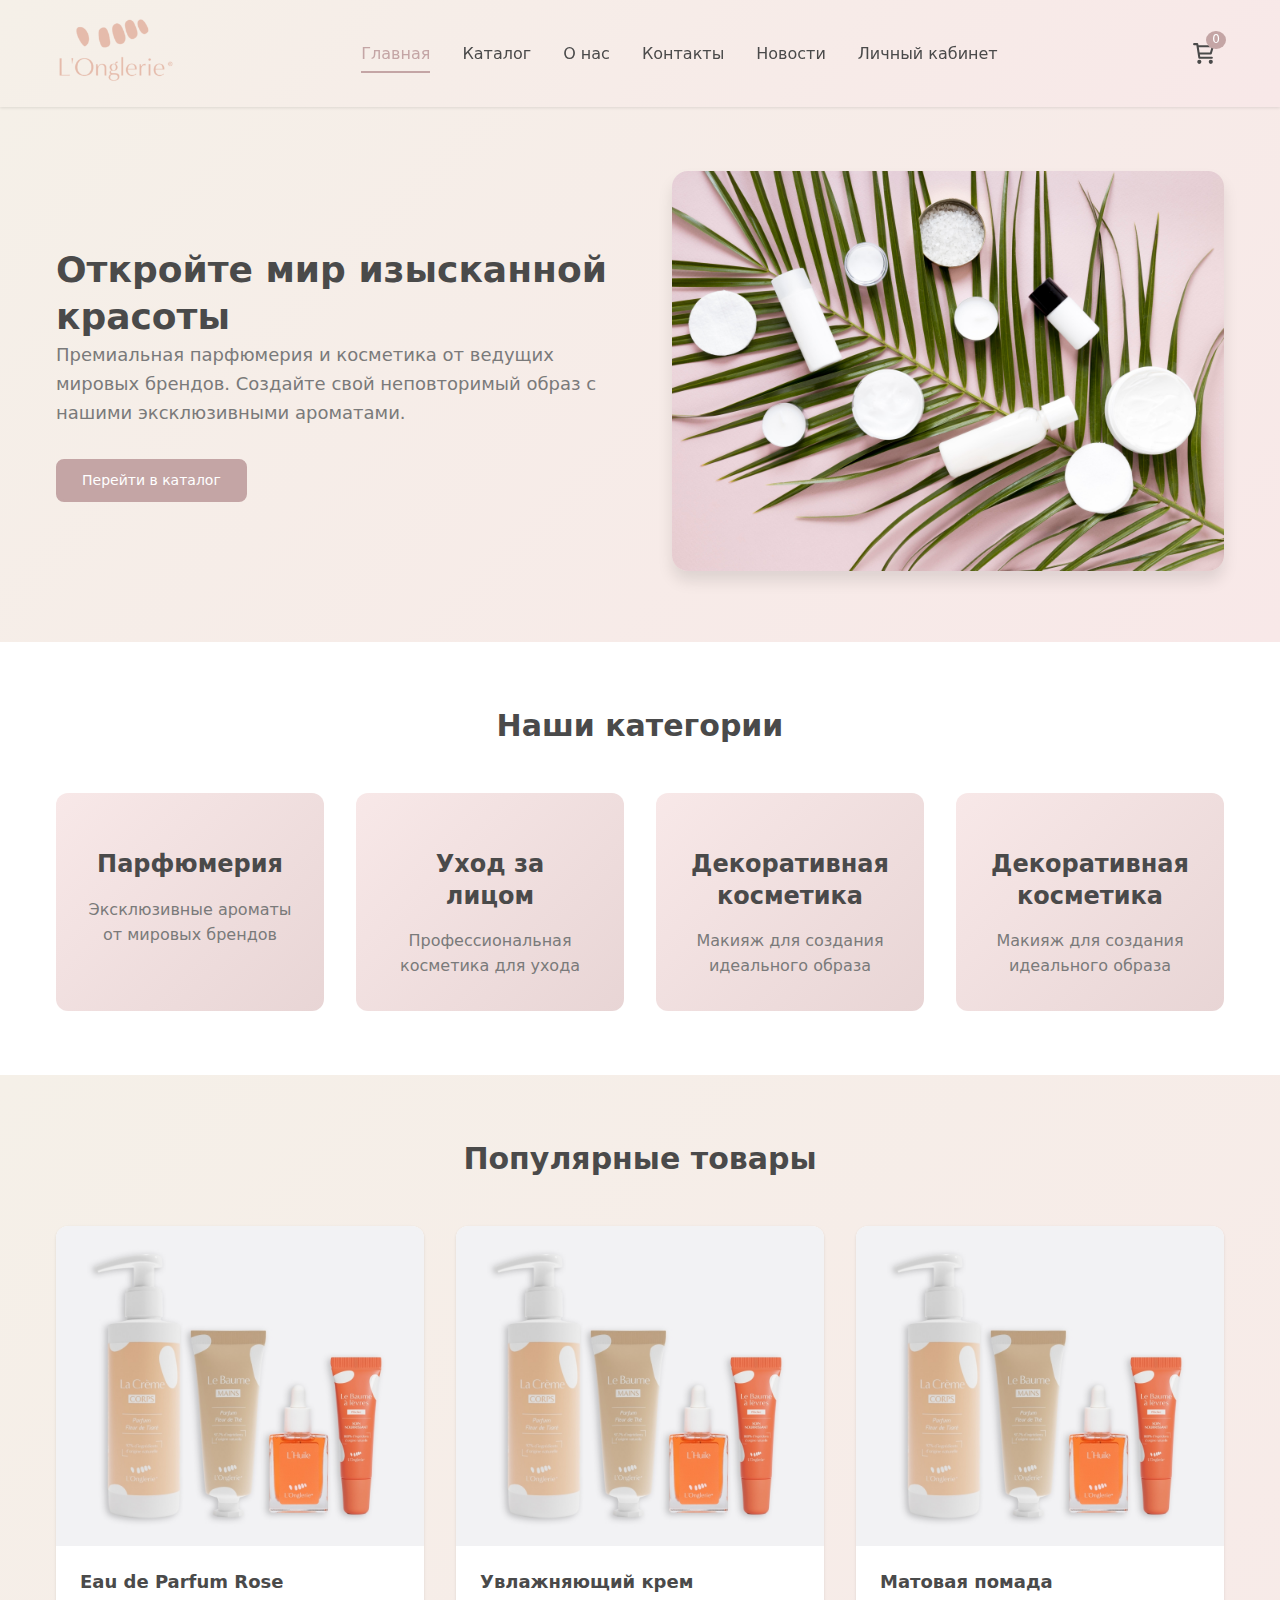
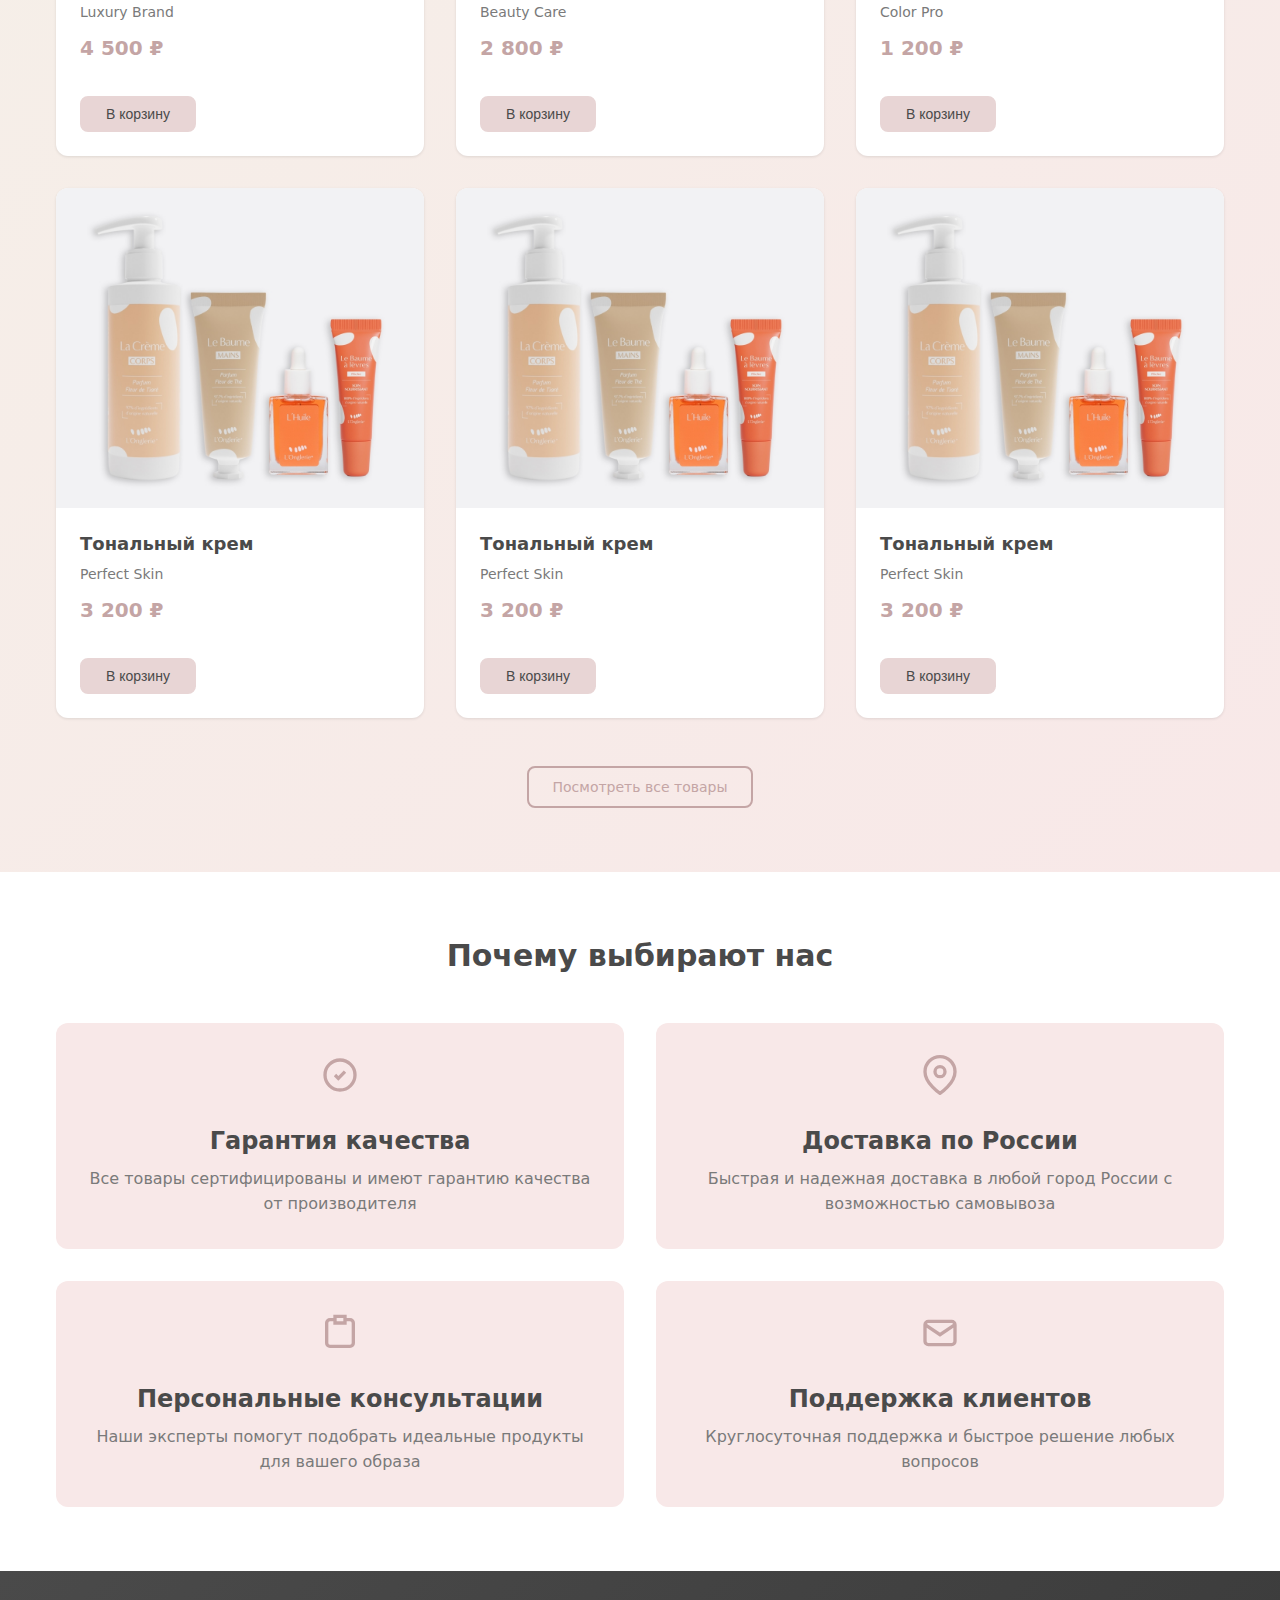
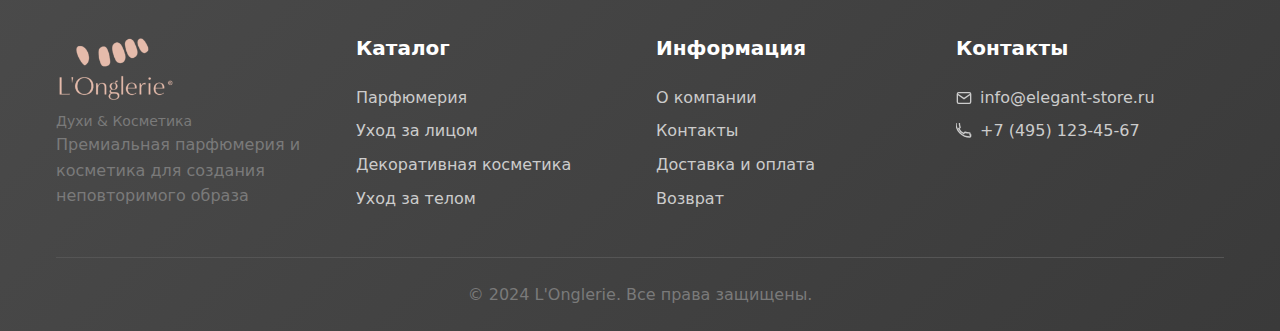
<file: index.html>
<!DOCTYPE html>
<html lang="ru">
<head>
    <meta charset="UTF-8">
    <meta name="viewport" content="width=device-width, initial-scale=1.0">
    <title>L'Onglerie - Магазин духов и косметики</title>
    <link rel="stylesheet" href="styles.css">
</head>
<body>
    <header class="header">
        <div class="container">
            <div class="header-content">
                <div class="logo">
                    <img src="img/logo.jpg" alt="">
                </div>
                <nav class="nav">
                    <ul class="nav-list">
                        <li><a href="index.html" class="active">Главная</a></li>
                        <li><a href="catalog.html">Каталог</a></li>
                        <li><a href="about.html">О нас</a></li>
                        <li><a href="contacts.html">Контакты</a></li>
                        <li><a href="news.html">Новости</a></li>
                        <li><a href="account.html">Личный кабинет</a></li>
                    </ul>
                </nav>
                <div class="header-actions">
                    
                    <a href="cart.html" class="cart-btn">
                        <img src="img/cart-shopping-svgrepo-com.svg" alt="">
                        <span class="cart-count">0</span>
                    </a>
                </div>
            </div>
        </div>
    </header>

    <main>
        <section class="hero">
            <div class="container">
                <div class="hero-content">
                    <div class="hero-text">
                        <h1>Откройте мир изысканной красоты</h1>
                        <p>Премиальная парфюмерия и косметика от ведущих мировых брендов. Создайте свой неповторимый образ с нашими эксклюзивными ароматами.</p>
                        <a href="catalog.html" class="btn btn-primary">Перейти в каталог</a>
                    </div>
                    <div class="hero-image">
                        <img src="img/koncepcia-natural-noi-kosmetiki.jpg" alt="Парфюм и косметика">
                    </div>
                </div>
            </div>
        </section>

        <section class="categories">
            <div class="container">
                <h2 class="section-title">Наши категории</h2>
                <div class="categories-grid">
                    <div class="category-card">
                        <div class="category-icon">
                            
                        </div>
                        <h3>Парфюмерия</h3>
                        <p>Эксклюзивные ароматы от мировых брендов</p>
                    </div>
                    <div class="category-card">
                        <div class="category-icon">
                            
                        </div>
                        <h3>Уход за лицом</h3>
                        <p>Профессиональная косметика для ухода</p>
                    </div>
                    <div class="category-card">
                        <div class="category-icon">
                            
                        </div>
                        <h3>Декоративная косметика</h3>
                        <p>Макияж для создания идеального образа</p>
                    </div>
                    <div class="category-card">
                        <div class="category-icon">
                            
                        </div>
                        <h3>Декоративная косметика</h3>
                        <p>Макияж для создания идеального образа</p>
                    </div>
                </div>
            </div>
        </section>

        <section class="featured-products">
            <div class="container">
                <h2 class="section-title">Популярные товары</h2>
                <div class="products-grid">
                    <div class="product-card">
                        <div class="product-image">
                            <img src="img/product.jpg" alt="Духи">
                        </div>
                        <div class="product-info">
                            <h3>Eau de Parfum Rose</h3>
                            <p class="product-brand">Luxury Brand</p>
                            <p class="product-price">4 500 ₽</p>
                            <button class="btn btn-secondary">В корзину</button>
                        </div>
                    </div>
                    <div class="product-card">
                        <div class="product-image">
                            <img src="img/product.jpg" alt="Духи">
                        </div>
                        <div class="product-info">
                            <h3>Увлажняющий крем</h3>
                            <p class="product-brand">Beauty Care</p>
                            <p class="product-price">2 800 ₽</p>
                            <button class="btn btn-secondary">В корзину</button>
                        </div>
                    </div>
                    <div class="product-card">
                        <div class="product-image">
                            <img src="img/product.jpg" alt="Духи">
                        </div>
                        <div class="product-info">
                            <h3>Матовая помада</h3>
                            <p class="product-brand">Color Pro</p>
                            <p class="product-price">1 200 ₽</p>
                            <button class="btn btn-secondary">В корзину</button>
                        </div>
                    </div>
                    <div class="product-card">
                        <div class="product-image">
                            <img src="img/product.jpg" alt="Духи">
                        </div>
                        <div class="product-info">
                            <h3>Тональный крем</h3>
                            <p class="product-brand">Perfect Skin</p>
                            <p class="product-price">3 200 ₽</p>
                            <button class="btn btn-secondary">В корзину</button>
                        </div>
                    </div>
                    <div class="product-card">
                        <div class="product-image">
                            <img src="img/product.jpg" alt="Духи">
                        </div>
                        <div class="product-info">
                            <h3>Тональный крем</h3>
                            <p class="product-brand">Perfect Skin</p>
                            <p class="product-price">3 200 ₽</p>
                            <button class="btn btn-secondary">В корзину</button>
                        </div>
                    </div>
                    <div class="product-card">
                        <div class="product-image">
                            <img src="img/product.jpg" alt="Духи">
                        </div>
                        <div class="product-info">
                            <h3>Тональный крем</h3>
                            <p class="product-brand">Perfect Skin</p>
                            <p class="product-price">3 200 ₽</p>
                            <button class="btn btn-secondary">В корзину</button>
                        </div>
                    </div>
                </div>
                <div class="text-center">
                    <a href="catalog.html" class="btn btn-outline">Посмотреть все товары</a>
                </div>
            </div>
        </section>

        <section class="advantages">
            <div class="container">
                <h2 class="section-title">Почему выбирают нас</h2>
                <div class="advantages-grid">
                    <div class="advantage-item">
                        <div class="advantage-icon">
                            <svg width="40" height="40" viewBox="0 0 24 24" fill="none">
                                <path d="M9 12L11 14L15 10M21 12C21 16.97 16.97 21 12 21C7.03 21 3 16.97 3 12C3 7.03 7.03 3 12 3C16.97 3 21 7.03 21 12Z" stroke="currentColor" stroke-width="2"/>
                            </svg>
                        </div>
                        <h3>Гарантия качества</h3>
                        <p>Все товары сертифицированы и имеют гарантию качества от производителя</p>
                    </div>

                    <div class="advantage-item">
                        <div class="advantage-icon">
                            <svg width="40" height="40" viewBox="0 0 24 24" fill="none">
                                <path d="M21 10C21 17 12 23 12 23S3 17 3 10C3 5 7 1 12 1S21 5 21 10Z" stroke="currentColor" stroke-width="2"/>
                                <circle cx="12" cy="10" r="3" stroke="currentColor" stroke-width="2"/>
                            </svg>
                        </div>
                        <h3>Доставка по России</h3>
                        <p>Быстрая и надежная доставка в любой город России с возможностью самовывоза</p>
                    </div>

                    <div class="advantage-item">
                        <div class="advantage-icon">
                            <svg width="40" height="40" viewBox="0 0 24 24" fill="none">
                                <path d="M16 4H18C19.1 4 20 4.9 20 6V18C20 19.1 19.1 20 18 20H6C4.9 20 4 19.1 4 18V6C4 4.9 4.9 4 6 4H8M15 2V6H9V2H15Z" stroke="currentColor" stroke-width="2"/>
                            </svg>
                        </div>
                        <h3>Персональные консультации</h3>
                        <p>Наши эксперты помогут подобрать идеальные продукты для вашего образа</p>
                    </div>

                    <div class="advantage-item">
                        <div class="advantage-icon">
                            <svg width="40" height="40" viewBox="0 0 24 24" fill="none">
                                <path d="M3 7V17C3 18.1 3.9 19 5 19H19C20.1 19 21 18.1 21 17V7C21 5.9 20.1 5 19 5H5C3.9 5 3 5.9 3 7ZM3 7L12 13L21 7" stroke="currentColor" stroke-width="2"/>
                            </svg>
                        </div>
                        <h3>Поддержка клиентов</h3>
                        <p>Круглосуточная поддержка и быстрое решение любых вопросов</p>
                    </div>
                </div>
            </div>
        </section>
    </main>

    <footer class="footer">
        <div class="container">
            <div class="footer-content">
                <div class="footer-section">
                    <div class="logo">
                    <img src="img/logo.jpg" alt="">
                        <p>Духи & Косметика</p>
                    </div>
                    <p>Премиальная парфюмерия и косметика для создания неповторимого образа</p>
                </div>
                <div class="footer-section">
                    <h4>Каталог</h4>
                    <ul>
                        <li><a href="catalog.html">Парфюмерия</a></li>
                        <li><a href="catalog.html">Уход за лицом</a></li>
                        <li><a href="catalog.html">Декоративная косметика</a></li>
                        <li><a href="catalog.html">Уход за телом</a></li>
                    </ul>
                </div>
                <div class="footer-section">
                    <h4>Информация</h4>
                    <ul>
                        <li><a href="about.html">О компании</a></li>
                        <li><a href="contacts.html">Контакты</a></li>
                        <li><a href="#">Доставка и оплата</a></li>
                        <li><a href="#">Возврат</a></li>
                    </ul>
                </div>
                <div class="footer-section">
                    <h4>Контакты</h4>
                    <div class="contact-info">
                        <p>
                            <svg width="16" height="16" viewBox="0 0 24 24" fill="none">
                                <path d="M22 6C22 4.9 21.1 4 20 4H4C2.9 4 2 4.9 2 6V18C2 19.1 2.9 20 4 20H20C21.1 20 22 19.1 22 18V6Z" stroke="currentColor" stroke-width="2"/>
                                <polyline points="22,6 12,13 2,6" stroke="currentColor" stroke-width="2"/>
                            </svg>
                            info@elegant-store.ru
                        </p>
                        <p>
                            <svg width="16" height="16" viewBox="0 0 24 24" fill="none">
                                <path d="M22 16.92V19.92C22 20.52 21.39 21 20.72 21C9.28 21 0 11.72 0 0.28C0 -0.39 0.48 -1 1.08 -1H4.08C4.68 -1 5.08 -0.52 5.08 0.08C5.08 2.28 5.45 4.4 6.12 6.38C6.22 6.68 6.12 7.02 5.88 7.22L4.12 8.38C5.57 11.92 8.08 14.43 11.62 15.88L12.78 14.12C12.98 13.88 13.32 13.78 13.62 13.88C15.6 14.55 17.72 14.92 19.92 14.92C20.52 14.92 21 15.32 21 15.92V18.92" stroke="currentColor" stroke-width="2"/>
                            </svg>
                            +7 (495) 123-45-67
                        </p>
                    </div>
                </div>
            </div>
            <div class="footer-bottom">
                <p>&copy; 2024 L'Onglerie. Все права защищены.</p>
            </div>
        </div>
    </footer>
</body>
</html>
</file>
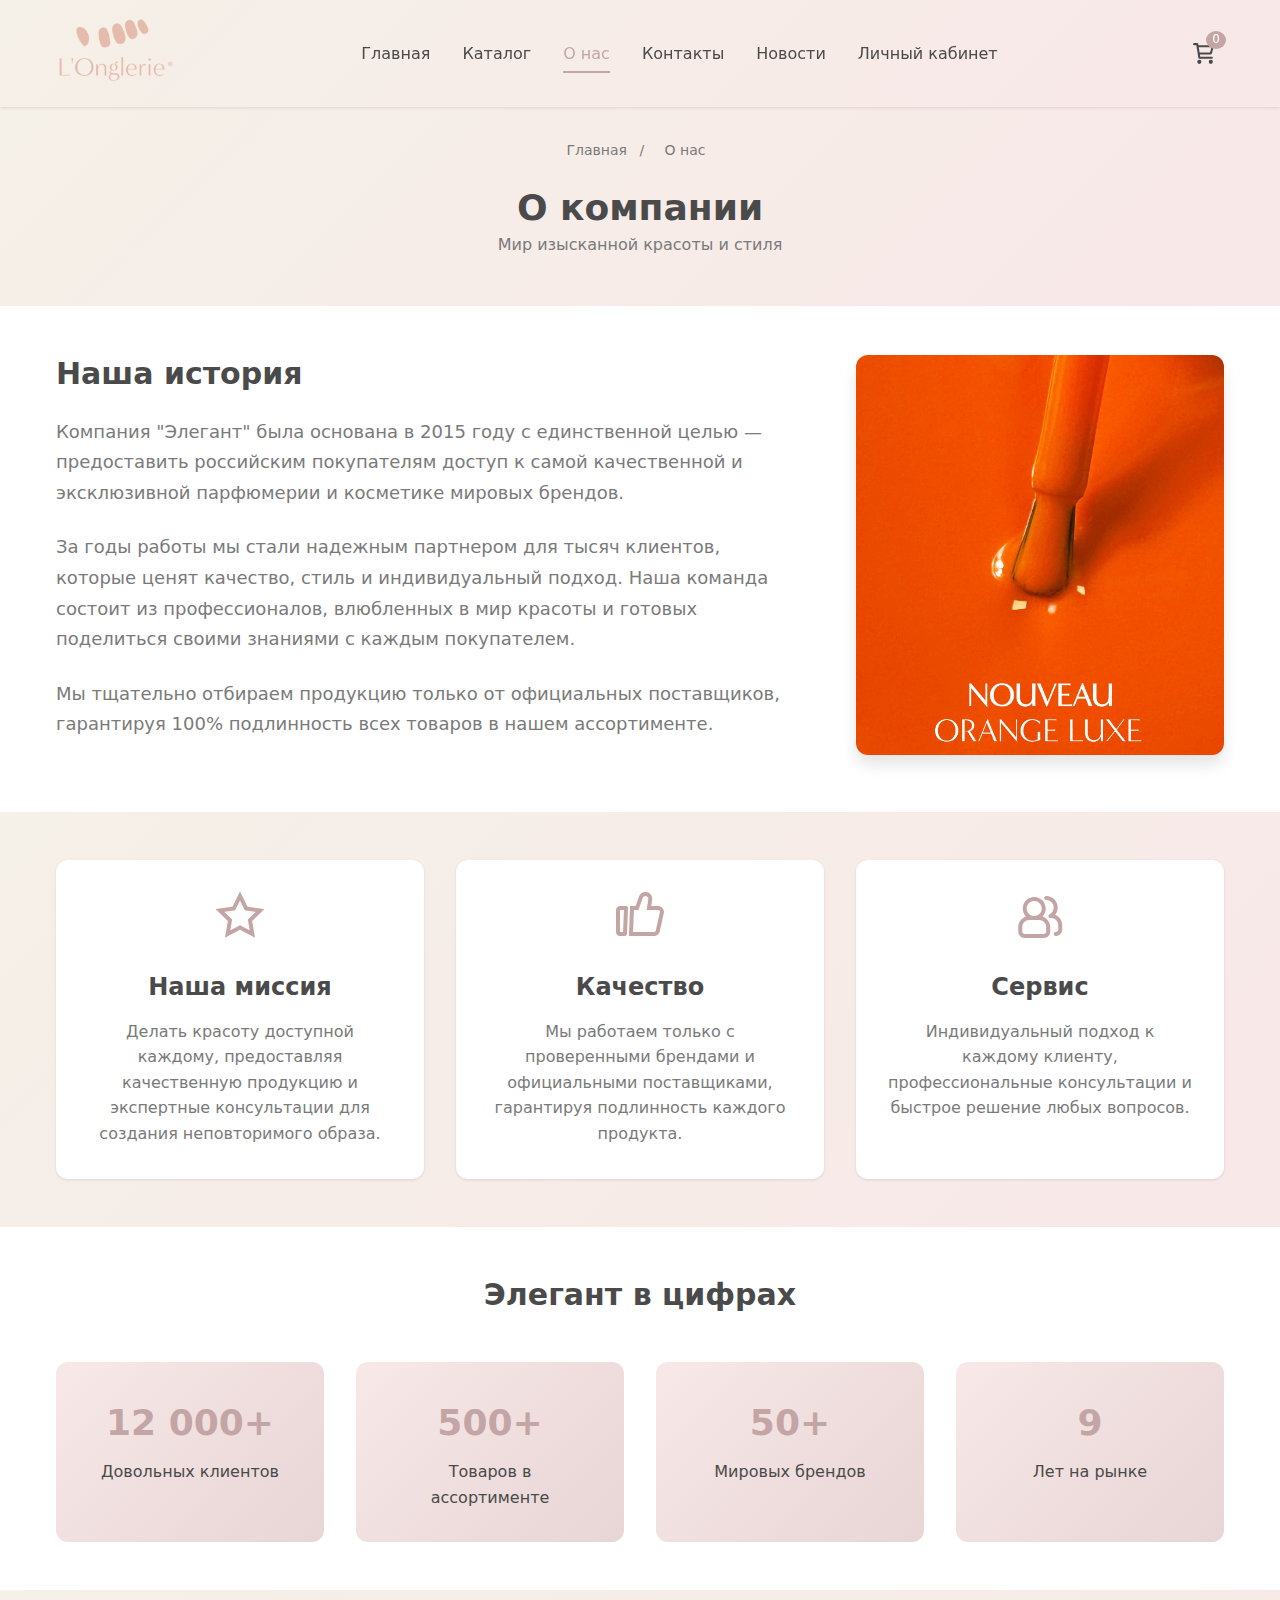
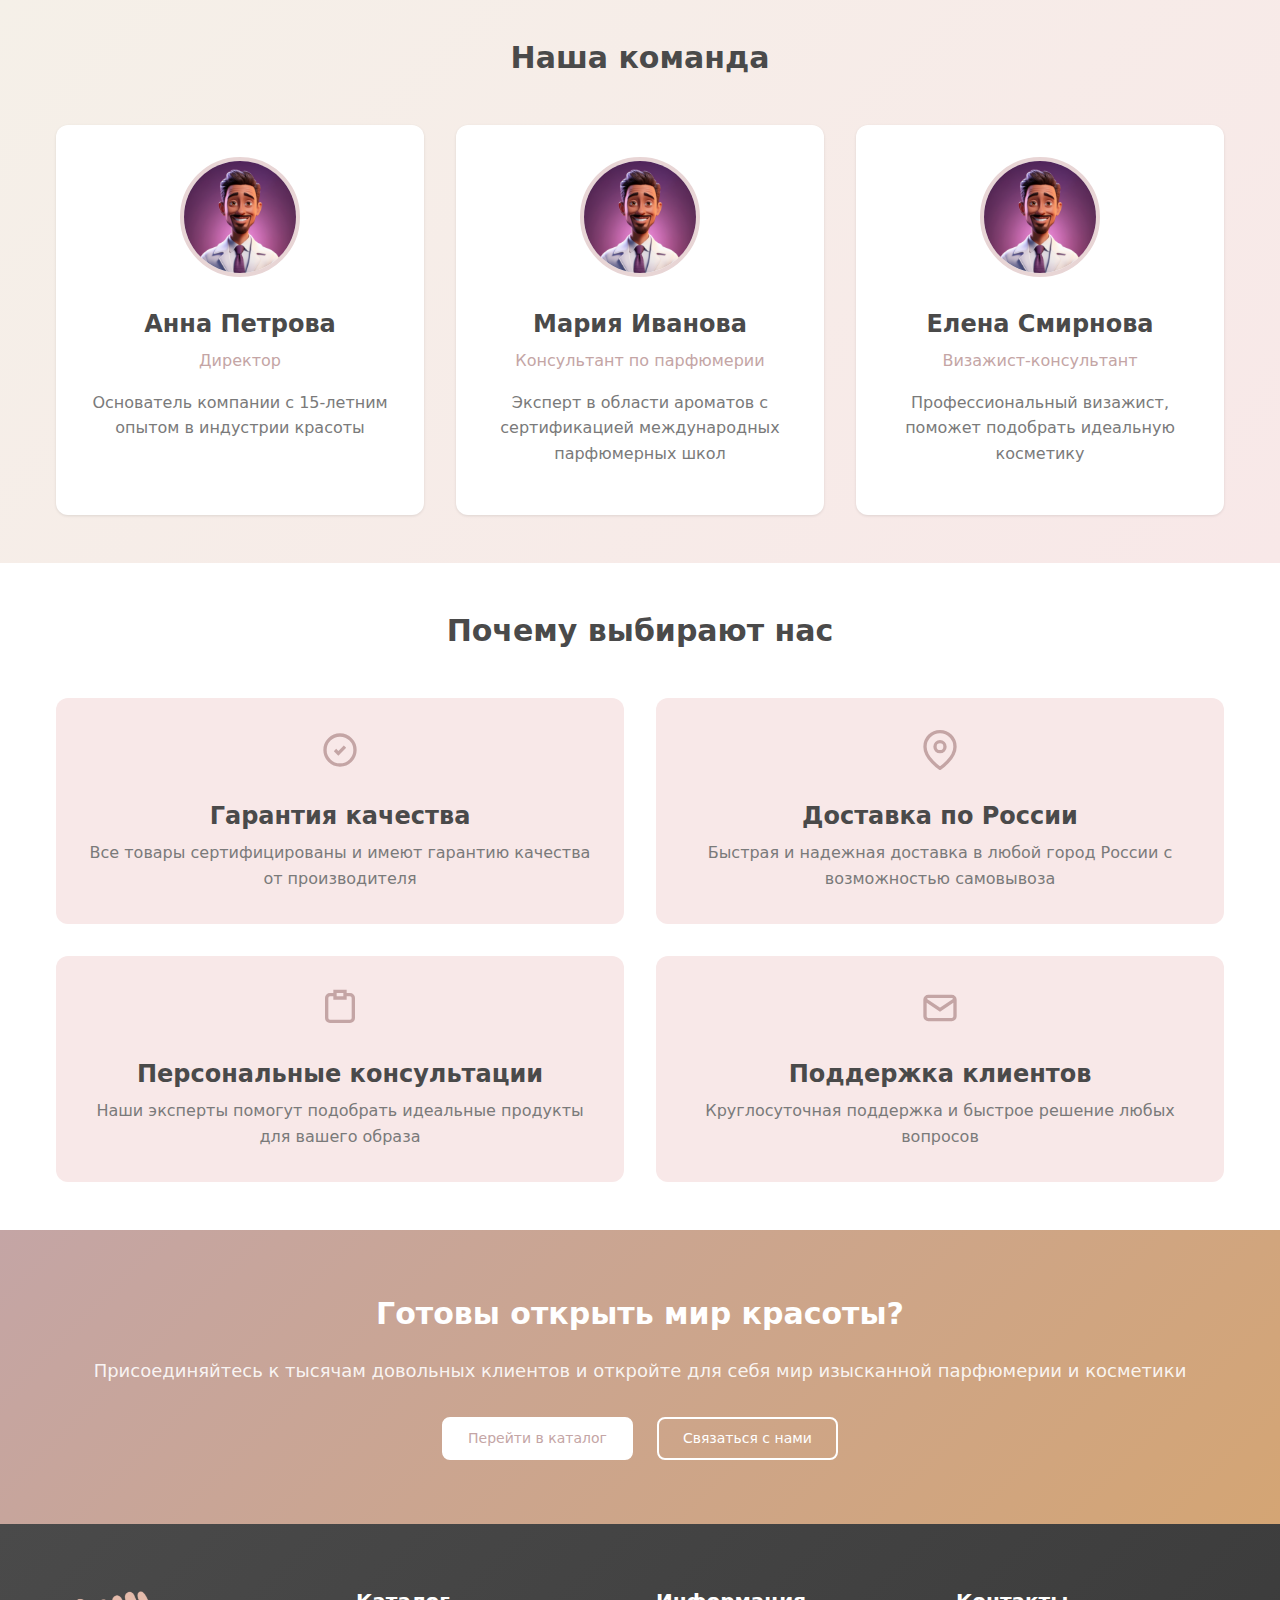
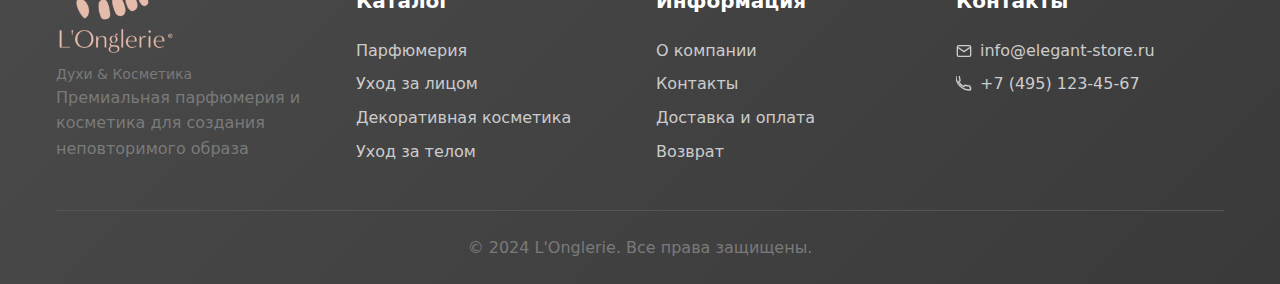
<file: about.html>
<!DOCTYPE html>
<html lang="ru">
<head>
    <meta charset="UTF-8">
    <meta name="viewport" content="width=device-width, initial-scale=1.0">
    <title>О нас - L'Onglerie</title>
    <link rel="stylesheet" href="styles.css">
</head>
<body>
    <header class="header">
        <div class="container">
            <div class="header-content">
                <div class="logo">
                    <img src="img/logo.jpg" alt="">
                </div>
                <nav class="nav">
                    <ul class="nav-list">
                        <li><a href="index.html">Главная</a></li>
                        <li><a href="catalog.html">Каталог</a></li>
                        <li><a href="about.html" class="active">О нас</a></li>
                        <li><a href="contacts.html">Контакты</a></li>
                        <li><a href="news.html">Новости</a></li>
                        <li><a href="account.html">Личный кабинет</a></li>
                    </ul>
                </nav>
                <div class="header-actions">
                    
                    <a href="cart.html" class="cart-btn">
                        <img src="img/cart-shopping-svgrepo-com.svg" alt="">
                        <span class="cart-count">0</span>
                    </a>
                </div>
            </div>
        </div>
    </header>

    <main>
        <section class="page-header">
            <div class="container">
                <div class="breadcrumb">
                    <a href="index.html">Главная</a>
                    <span>/</span>
                    <span>О нас</span>
                </div>
                <h1>О компании</h1>
                <p>Мир изысканной красоты и стиля</p>
            </div>
        </section>

        <section class="about-intro">
            <div class="container">
                <div class="about-content">
                    <div class="about-text">
                        <h2>Наша история</h2>
                        <p>Компания "Элегант" была основана в 2015 году с единственной целью — предоставить российским покупателям доступ к самой качественной и эксклюзивной парфюмерии и косметике мировых брендов.</p>
                        
                        <p>За годы работы мы стали надежным партнером для тысяч клиентов, которые ценят качество, стиль и индивидуальный подход. Наша команда состоит из профессионалов, влюбленных в мир красоты и готовых поделиться своими знаниями с каждым покупателем.</p>

                        <p>Мы тщательно отбираем продукцию только от официальных поставщиков, гарантируя 100% подлинность всех товаров в нашем ассортименте.</p>
                    </div>
                    <div class="about-image">
                        <img src="img/hero-bg.jpg" alt="О нас">
                    </div>
                </div>
            </div>
        </section>

        <section class="mission-values">
            <div class="container">
                <div class="mission-content">
                    <div class="mission-card">
                        <div class="card-icon">
                            <svg width="48" height="48" viewBox="0 0 24 24" fill="none">
                                <path d="M12 2L15.09 8.26L22 9.27L17 14.14L18.18 21.02L12 17.77L5.82 21.02L7 14.14L2 9.27L8.91 8.26L12 2Z" stroke="currentColor" stroke-width="2"/>
                            </svg>
                        </div>
                        <h3>Наша миссия</h3>
                        <p>Делать красоту доступной каждому, предоставляя качественную продукцию и экспертные консультации для создания неповторимого образа.</p>
                    </div>

                    <div class="mission-card">
                        <div class="card-icon">
                            <img src="img/like-svgrepo-com.svg" alt="">
                        </div>
                        <h3>Качество</h3>
                        <p>Мы работаем только с проверенными брендами и официальными поставщиками, гарантируя подлинность каждого продукта.</p>
                    </div>

                    <div class="mission-card">
                        <div class="card-icon">
                            <img src="img/group-svgrepo-com.svg" alt="">
                        </div>
                        <h3>Сервис</h3>
                        <p>Индивидуальный подход к каждому клиенту, профессиональные консультации и быстрое решение любых вопросов.</p>
                    </div>
                </div>
            </div>
        </section>

        <section class="statistics">
            <div class="container">
                <h2 class="section-title">Элегант в цифрах</h2>
                <div class="stats-grid">
                    <div class="stat-card">
                        <div class="stat-number">12 000+</div>
                        <p>Довольных клиентов</p>
                    </div>
                    <div class="stat-card">
                        <div class="stat-number">500+</div>
                        <p>Товаров в ассортименте</p>
                    </div>
                    <div class="stat-card">
                        <div class="stat-number">50+</div>
                        <p>Мировых брендов</p>
                    </div>
                    <div class="stat-card">
                        <div class="stat-number">9</div>
                        <p>Лет на рынке</p>
                    </div>
                </div>
            </div>
        </section>

        <section class="team">
            <div class="container">
                <h2 class="section-title">Наша команда</h2>
                <div class="team-grid">
                    <div class="team-member">
                        <div class="member-photo">
                            <img src="img/portret-muzskogo-vraca-3d.jpg" alt="Анна Петрова">
                        </div>
                        <div class="member-info">
                            <h3>Анна Петрова</h3>
                            <p class="member-position">Директор</p>
                            <p>Основатель компании с 15-летним опытом в индустрии красоты</p>
                        </div>
                    </div>

                    <div class="team-member">
                        <div class="member-photo">
                            <img src="img/portret-muzskogo-vraca-3d.jpg" alt="Анна Петрова">
                        </div>
                        <div class="member-info">
                            <h3>Мария Иванова</h3>
                            <p class="member-position">Консультант по парфюмерии</p>
                            <p>Эксперт в области ароматов с сертификацией международных парфюмерных школ</p>
                        </div>
                    </div>

                    <div class="team-member">
                        <div class="member-photo">
                            <img src="img/portret-muzskogo-vraca-3d.jpg" alt="Анна Петрова">
                        </div>
                        <div class="member-info">
                            <h3>Елена Смирнова</h3>
                            <p class="member-position">Визажист-консультант</p>
                            <p>Профессиональный визажист, поможет подобрать идеальную косметику</p>
                        </div>
                    </div>
                </div>
            </div>
        </section>

        <section class="why-choose">
            <div class="container">
                <h2 class="section-title">Почему выбирают нас</h2>
                <div class="advantages-grid">
                    <div class="advantage-item">
                        <div class="advantage-icon">
                            <svg width="40" height="40" viewBox="0 0 24 24" fill="none">
                                <path d="M9 12L11 14L15 10M21 12C21 16.97 16.97 21 12 21C7.03 21 3 16.97 3 12C3 7.03 7.03 3 12 3C16.97 3 21 7.03 21 12Z" stroke="currentColor" stroke-width="2"/>
                            </svg>
                        </div>
                        <h3>Гарантия качества</h3>
                        <p>Все товары сертифицированы и имеют гарантию качества от производителя</p>
                    </div>

                    <div class="advantage-item">
                        <div class="advantage-icon">
                            <svg width="40" height="40" viewBox="0 0 24 24" fill="none">
                                <path d="M21 10C21 17 12 23 12 23S3 17 3 10C3 5 7 1 12 1S21 5 21 10Z" stroke="currentColor" stroke-width="2"/>
                                <circle cx="12" cy="10" r="3" stroke="currentColor" stroke-width="2"/>
                            </svg>
                        </div>
                        <h3>Доставка по России</h3>
                        <p>Быстрая и надежная доставка в любой город России с возможностью самовывоза</p>
                    </div>

                    <div class="advantage-item">
                        <div class="advantage-icon">
                            <svg width="40" height="40" viewBox="0 0 24 24" fill="none">
                                <path d="M16 4H18C19.1 4 20 4.9 20 6V18C20 19.1 19.1 20 18 20H6C4.9 20 4 19.1 4 18V6C4 4.9 4.9 4 6 4H8M15 2V6H9V2H15Z" stroke="currentColor" stroke-width="2"/>
                            </svg>
                        </div>
                        <h3>Персональные консультации</h3>
                        <p>Наши эксперты помогут подобрать идеальные продукты для вашего образа</p>
                    </div>

                    <div class="advantage-item">
                        <div class="advantage-icon">
                            <svg width="40" height="40" viewBox="0 0 24 24" fill="none">
                                <path d="M3 7V17C3 18.1 3.9 19 5 19H19C20.1 19 21 18.1 21 17V7C21 5.9 20.1 5 19 5H5C3.9 5 3 5.9 3 7ZM3 7L12 13L21 7" stroke="currentColor" stroke-width="2"/>
                            </svg>
                        </div>
                        <h3>Поддержка клиентов</h3>
                        <p>Круглосуточная поддержка и быстрое решение любых вопросов</p>
                    </div>
                </div>
            </div>
        </section>

        <section class="cta-section">
            <div class="container">
                <div class="cta-content">
                    <h2>Готовы открыть мир красоты?</h2>
                    <p>Присоединяйтесь к тысячам довольных клиентов и откройте для себя мир изысканной парфюмерии и косметики</p>
                    <div class="cta-buttons">
                        <a href="catalog.html" class="btn btn-primary">Перейти в каталог</a>
                        <a href="contacts.html" class="btn btn-outline">Связаться с нами</a>
                    </div>
                </div>
            </div>
        </section>
    </main>

    <footer class="footer">
        <div class="container">
            <div class="footer-content">
                <div class="footer-section">
                    <div class="logo">
                    <img src="img/logo.jpg" alt="">
                        <p>Духи & Косметика</p>
                    </div>
                    <p>Премиальная парфюмерия и косметика для создания неповторимого образа</p>
                </div>
                <div class="footer-section">
                    <h4>Каталог</h4>
                    <ul>
                        <li><a href="catalog.html">Парфюмерия</a></li>
                        <li><a href="catalog.html">Уход за лицом</a></li>
                        <li><a href="catalog.html">Декоративная косметика</a></li>
                        <li><a href="catalog.html">Уход за телом</a></li>
                    </ul>
                </div>
                <div class="footer-section">
                    <h4>Информация</h4>
                    <ul>
                        <li><a href="about.html">О компании</a></li>
                        <li><a href="contacts.html">Контакты</a></li>
                        <li><a href="#">Доставка и оплата</a></li>
                        <li><a href="#">Возврат</a></li>
                    </ul>
                </div>
                <div class="footer-section">
                    <h4>Контакты</h4>
                    <div class="contact-info">
                        <p>
                            <svg width="16" height="16" viewBox="0 0 24 24" fill="none">
                                <path d="M22 6C22 4.9 21.1 4 20 4H4C2.9 4 2 4.9 2 6V18C2 19.1 2.9 20 4 20H20C21.1 20 22 19.1 22 18V6Z" stroke="currentColor" stroke-width="2"/>
                                <polyline points="22,6 12,13 2,6" stroke="currentColor" stroke-width="2"/>
                            </svg>
                            info@elegant-store.ru
                        </p>
                        <p>
                            <svg width="16" height="16" viewBox="0 0 24 24" fill="none">
                                <path d="M22 16.92V19.92C22 20.52 21.39 21 20.72 21C9.28 21 0 11.72 0 0.28C0 -0.39 0.48 -1 1.08 -1H4.08C4.68 -1 5.08 -0.52 5.08 0.08C5.08 2.28 5.45 4.4 6.12 6.38C6.22 6.68 6.12 7.02 5.88 7.22L4.12 8.38C5.57 11.92 8.08 14.43 11.62 15.88L12.78 14.12C12.98 13.88 13.32 13.78 13.62 13.88C15.6 14.55 17.72 14.92 19.92 14.92C20.52 14.92 21 15.32 21 15.92V18.92" stroke="currentColor" stroke-width="2"/>
                            </svg>
                            +7 (495) 123-45-67
                        </p>
                    </div>
                </div>
            </div>
            <div class="footer-bottom">
                <p>&copy; 2024 L'Onglerie. Все права защищены.</p>
            </div>
        </div>
    </footer>
</body>
</html>
</file>
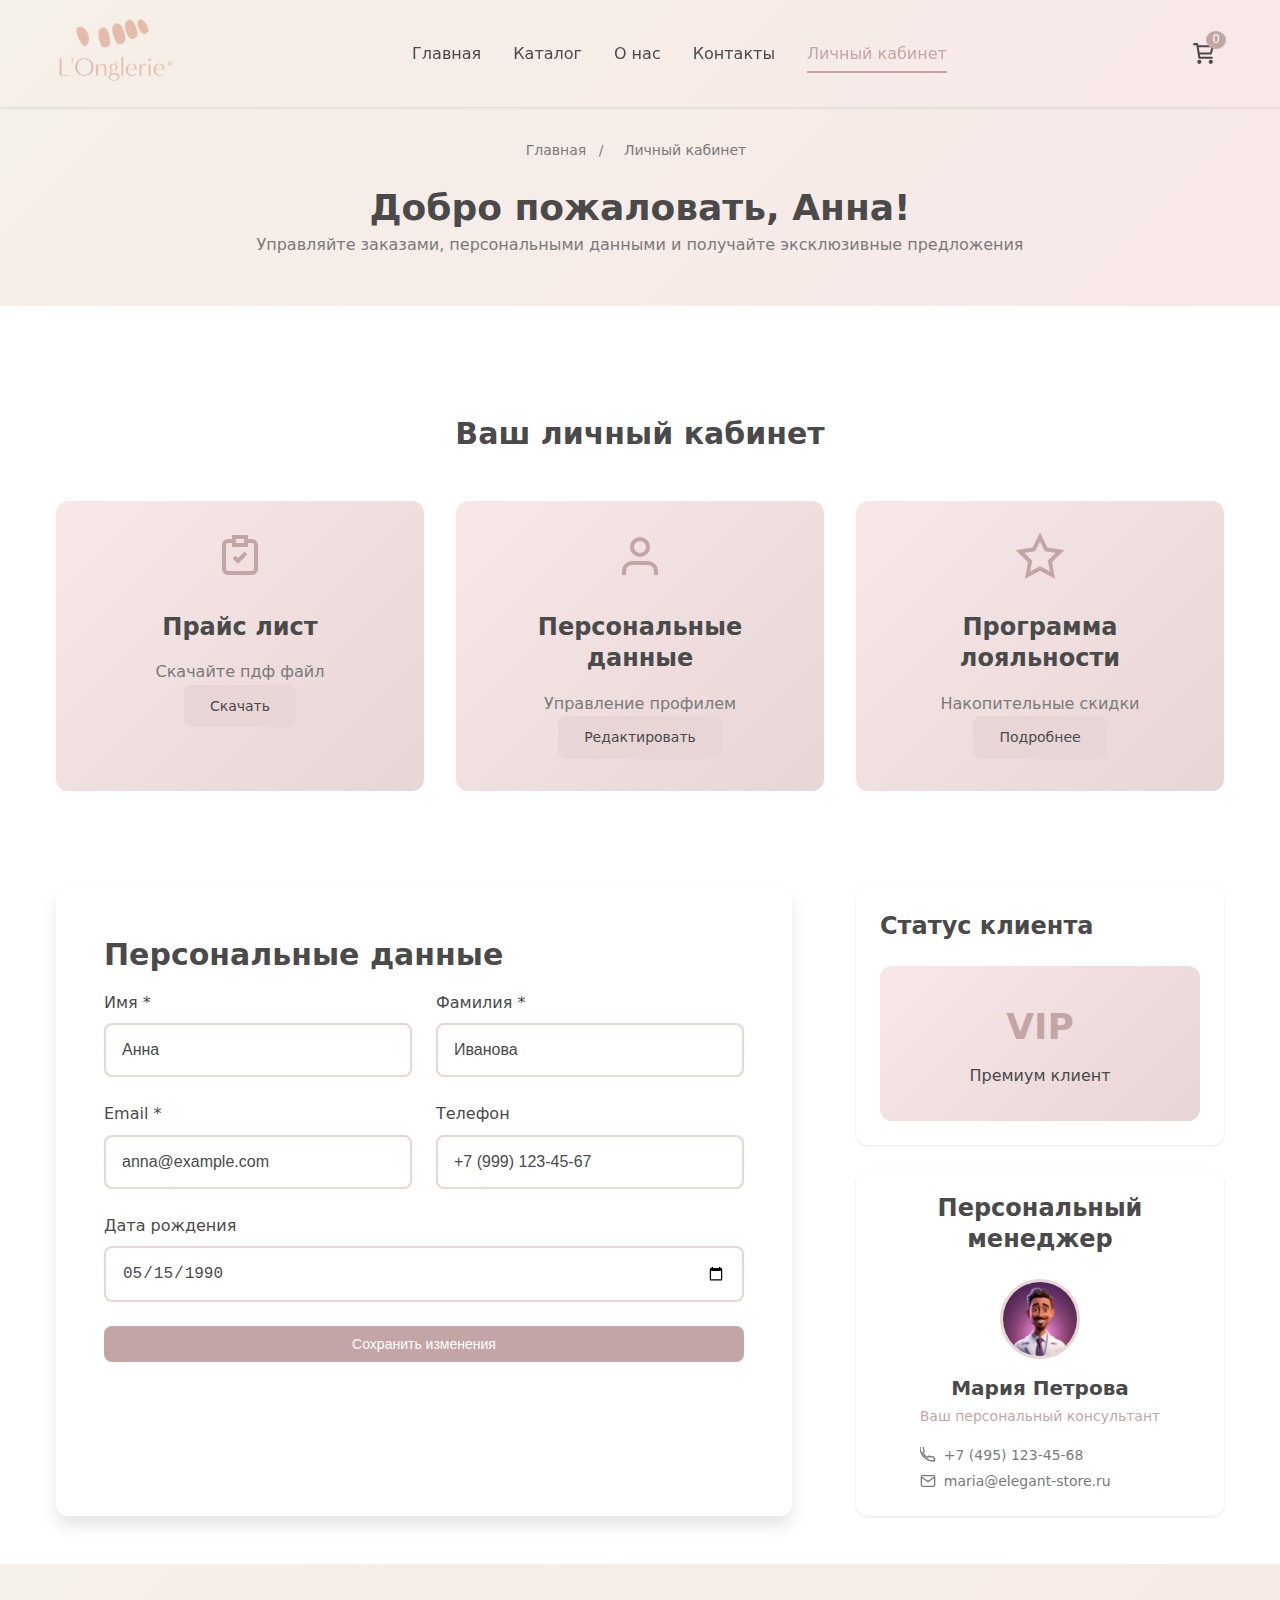
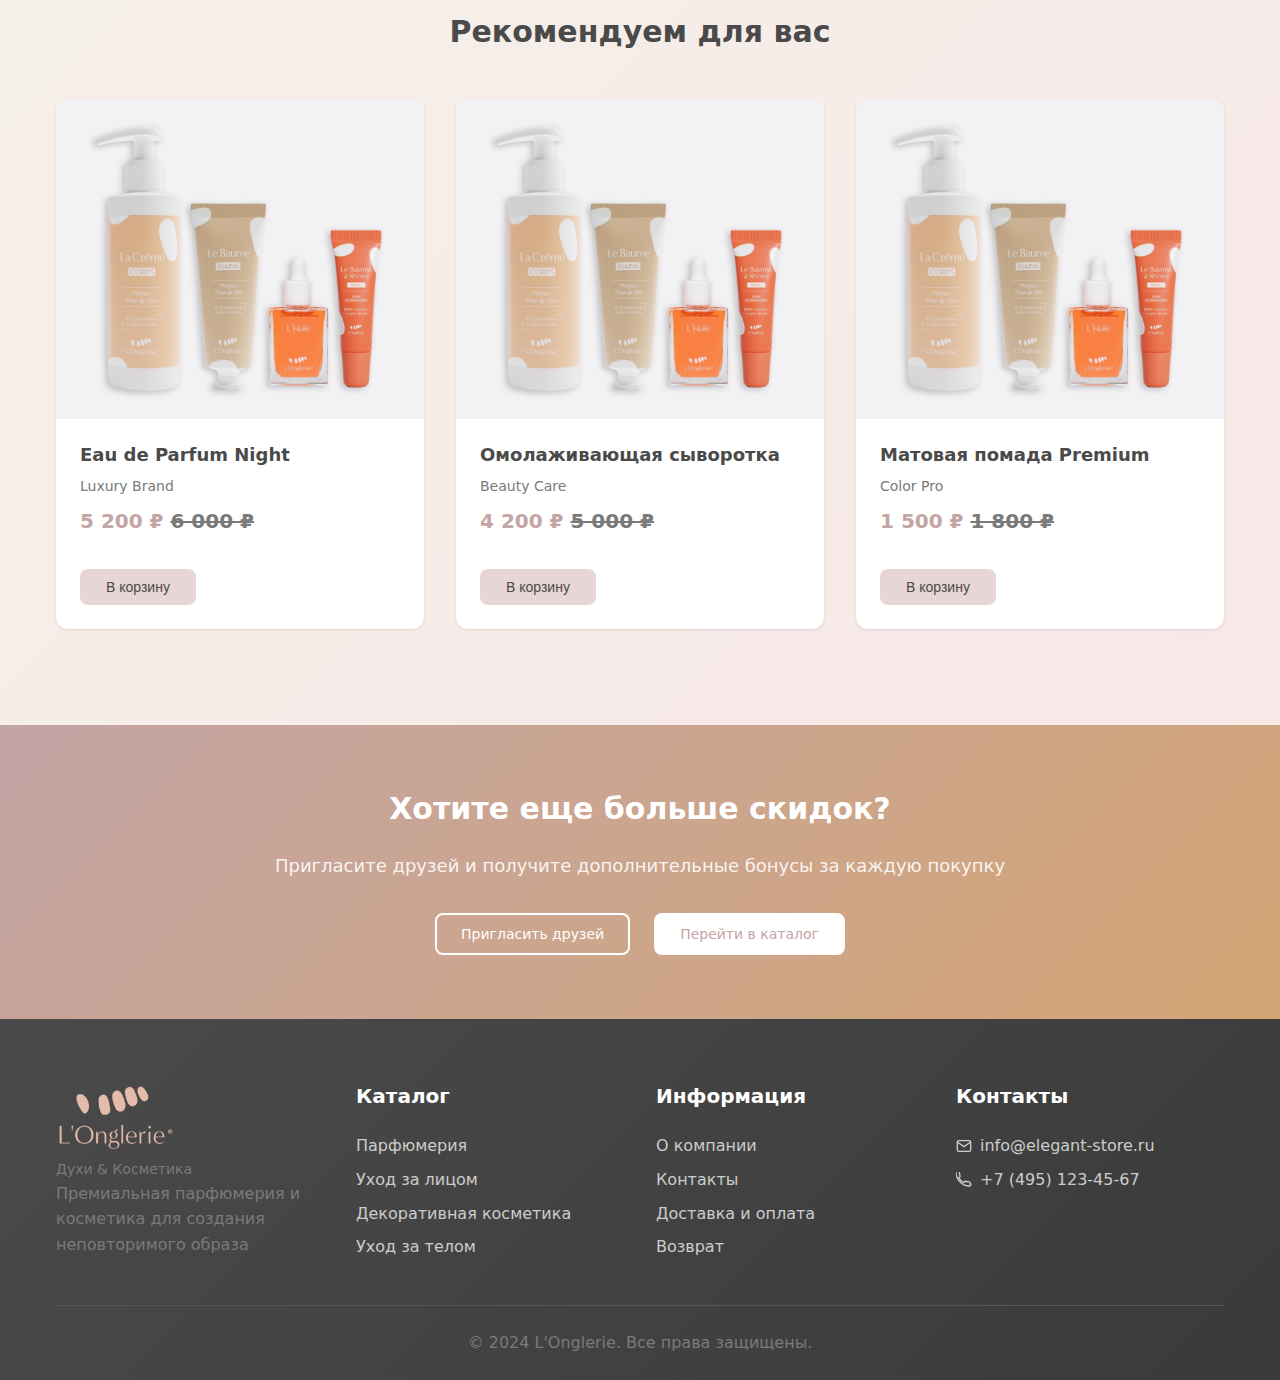
<file: cabinet.html>
<!DOCTYPE html>
<html lang="ru">
<head>
    <meta charset="UTF-8">
    <meta name="viewport" content="width=device-width, initial-scale=1.0">
    <title>Личный кабинет</title>
    <link rel="stylesheet" href="styles.css">
</head>
<body>
    <header class="header">
        <div class="container">
            <div class="header-content">
                <div class="logo">
                    <img src="img/logo.jpg" alt="">
                </div>
                <nav class="nav">
                    <ul class="nav-list">
                        <li><a href="index.html">Главная</a></li>
                        <li><a href="catalog.html">Каталог</a></li>
                        <li><a href="about.html">О нас</a></li>
                        <li><a href="contacts.html">Контакты</a></li>
                        <li><a href="account.html" class="active">Личный кабинет</a></li>
                    </ul>
                </nav>
                <div class="header-actions">
                    <a href="cart.html" class="cart-btn">
                        <img src="img/cart-shopping-svgrepo-com.svg" alt="">
                        <span class="cart-count">0</span>
                    </a>
                </div>
            </div>
        </div>
    </header>

    <main>
        <section class="page-header">
            <div class="container">
                <div class="breadcrumb">
                    <a href="index.html">Главная</a>
                    <span>/</span>
                    <span>Личный кабинет</span>
                </div>
                <h1>Добро пожаловать, Анна!</h1>
                <p>Управляйте заказами, персональными данными и получайте эксклюзивные предложения</p>
            </div>
        </section>

        <section class="account-section">
            <div class="container">
                <div class="intro-content">
                    <h2>Ваш личный кабинет</h2>
                    <div class="benefits-grid">
                        <div class="benefit-item">
                            <div class="benefit-icon">
                                <svg width="48" height="48" viewBox="0 0 24 24" fill="none">
                                    <path d="M16 4H18C19.1 4 20 4.9 20 6V18C20 19.1 19.1 20 18 20H6C4.9 20 4 19.1 4 18V6C4 4.9 4.9 4 6 4H8M15 2V6H9V2H15Z" stroke="currentColor" stroke-width="2"/>
                                    <path d="M9 12L11 14L15 10" stroke="currentColor" stroke-width="2"/>
                                </svg>
                            </div>
                            <h3>Прайс лист</h3>
                            <p>Скачайте пдф файл</p>
                            <a href="#orders" class="btn btn-secondary">Скачать</a>
                        </div>

                        <div class="benefit-item">
                            <div class="benefit-icon">
                                <svg width="48" height="48" viewBox="0 0 24 24" fill="none">
                                    <path d="M20 21V19C20 16.79 18.21 15 16 15H8C5.79 15 4 16.79 4 19V21M16 7C16 9.21 14.21 11 12 11C9.79 11 8 9.21 8 7C8 4.79 9.79 3 12 3C14.21 3 16 4.79 16 7Z" stroke="currentColor" stroke-width="2"/>
                                </svg>
                            </div>
                            <h3>Персональные данные</h3>
                            <p>Управление профилем</p>
                            <a href="#profile" class="btn btn-secondary">Редактировать</a>
                        </div>

                        <div class="benefit-item">
                            <div class="benefit-icon">
                                <svg width="48" height="48" viewBox="0 0 24 24" fill="none">
                                    <path d="M12 2L15.09 8.26L22 9.27L17 14.14L18.18 21.02L12 17.77L5.82 21.02L7 14.14L2 9.27L8.91 8.26L12 2Z" stroke="currentColor" stroke-width="2"/>
                                </svg>
                            </div>
                            <h3>Программа лояльности</h3>
                            <p>Накопительные скидки</p>
                            <a href="#loyalty" class="btn btn-secondary">Подробнее</a>
                        </div>
                    </div>
                </div>
            </div>
        </section>

        <section class="account-section">
            <div class="container">
                <div class="registration-layout">
                    <div class="form-content">
                        
                        <div id="profile" class="account-tab">
                            <h2>Персональные данные</h2>
                            <form class="contact-form">
                                <div class="form-row">
                                    <div class="form-group">
                                        <label for="firstName">Имя *</label>
                                        <input type="text" id="firstName" name="firstName" value="Анна" required>
                                    </div>
                                    <div class="form-group">
                                        <label for="lastName">Фамилия *</label>
                                        <input type="text" id="lastName" name="lastName" value="Иванова" required>
                                    </div>
                                </div>

                                <div class="form-row">
                                    <div class="form-group">
                                        <label for="email">Email *</label>
                                        <input type="email" id="email" name="email" value="anna@example.com" required>
                                    </div>
                                    <div class="form-group">
                                        <label for="phone">Телефон</label>
                                        <input type="tel" id="phone" name="phone" value="+7 (999) 123-45-67">
                                    </div>
                                </div>

                                <div class="form-row form-row-second">
                                    <div class="form-group">
                                        <label for="birthdate">Дата рождения</label>
                                        <input type="date" id="birthdate" name="birthdate" value="1990-05-15">
                                    </div>
                                </div>

                                <button type="submit" class="btn btn-primary">Сохранить изменения</button>
                            </form>
                        </div>
                    </div>

                    <div class="info-sidebar">
                        <div class="info-card">
                            <h3>Статус клиента</h3>
                            <div class="stat-card">
                                <div class="stat-number">VIP</div>
                                <p>Премиум клиент</p>
                            </div>
                            
                        </div>
                        <div class="info-card contact-manager">
                            <h3>Персональный менеджер</h3>
                            <div class="manager-info">
                                <div class="manager-photo">
                                    <img src="img/portret-muzskogo-vraca-3d.jpg" alt="Анна Петрова">
                                </div>
                                <div class="manager-details">
                                    <h4>Мария Петрова</h4>
                                    <p class="manager-position">Ваш персональный консультант</p>
                                    <div class="manager-contacts">
                                        <p>
                                            <svg width="16" height="16" viewBox="0 0 24 24" fill="none">
                                                <path d="M22 16.92V19.92C22 20.52 21.39 21 20.72 21C9.28 21 0 11.72 0 0.28C0 -0.39 0.48 -1 1.08 -1H4.08C4.68 -1 5.08 -0.52 5.08 0.08C5.08 2.28 5.45 4.4 6.12 6.38C6.22 6.68 6.12 7.02 5.88 7.22L4.12 8.38C5.57 11.92 8.08 14.43 11.62 15.88L12.78 14.12C12.98 13.88 13.32 13.78 13.62 13.88C15.6 14.55 17.72 14.92 19.92 14.92C20.52 14.92 21 15.32 21 15.92V18.92" stroke="currentColor" stroke-width="2"/>
                                            </svg>
                                            +7 (495) 123-45-68
                                        </p>
                                        <p>
                                            <svg width="16" height="16" viewBox="0 0 24 24" fill="none">
                                                <path d="M22 6C22 4.9 21.1 4 20 4H4C2.9 4 2 4.9 2 6V18C2 19.1 2.9 20 4 20H20C21.1 20 22 19.1 22 18V6Z" stroke="currentColor" stroke-width="2"/>
                                                <polyline points="22,6 12,13 2,6" stroke="currentColor" stroke-width="2"/>
                                            </svg>
                                            maria@elegant-store.ru
                                        </p>
                                    </div>
                                </div>
                            </div>
                        </div>
                    </div>
                </div>
            </div>
        </section>

        <section class="recommended-products">
            <div class="container">
                <h2>Рекомендуем для вас</h2>
                <div class="products-grid">
                    <div class="product-card">
                        <div class="product-image">
                            <img src="img/product.jpg" alt="Духи">
                        </div>
                        <div class="product-info">
                            <h3>Eau de Parfum Night</h3>
                            <p class="product-brand">Luxury Brand</p>
                            <p class="product-price">5 200 ₽ <span style="text-decoration: line-through; color: var(--color-text-light);">6 000 ₽</span></p>
                            <button class="btn btn-secondary">В корзину</button>
                        </div>
                    </div>

                    <div class="product-card">
                        <div class="product-image">
                            <img src="img/product.jpg" alt="Крем">
                        </div>
                        <div class="product-info">
                            <h3>Омолаживающая сыворотка</h3>
                            <p class="product-brand">Beauty Care</p>
                            <p class="product-price">4 200 ₽ <span style="text-decoration: line-through; color: var(--color-text-light);">5 000 ₽</span></p>
                            <button class="btn btn-secondary">В корзину</button>
                        </div>
                    </div>

                    <div class="product-card">
                        <div class="product-image">
                            <img src="img/product.jpg" alt="Помада">
                        </div>
                        <div class="product-info">
                            <h3>Матовая помада Premium</h3>
                            <p class="product-brand">Color Pro</p>
                            <p class="product-price">1 500 ₽ <span style="text-decoration: line-through; color: var(--color-text-light);">1 800 ₽</span></p>
                            <button class="btn btn-secondary">В корзину</button>
                        </div>
                    </div>
                </div>
            </div>
        </section>

        <section class="cta-section">
            <div class="container">
                <div class="cta-content">
                    <h2>Хотите еще больше скидок?</h2>
                    <p>Пригласите друзей и получите дополнительные бонусы за каждую покупку</p>
                    <div class="cta-buttons">
                        <a href="#" class="btn btn-outline">Пригласить друзей</a>
                        <a href="catalog.html" class="btn">Перейти в каталог</a>
                    </div>
                </div>
            </div>
        </section>
    </main>

    <footer class="footer">
        <div class="container">
            <div class="footer-content">
                <div class="footer-section">
                    <div class="logo">
                        <img src="img/logo.jpg" alt="">
                        <p>Духи & Косметика</p>
                    </div>
                    <p>Премиальная парфюмерия и косметика для создания неповторимого образа</p>
                </div>
                <div class="footer-section">
                    <h4>Каталог</h4>
                    <ul>
                        <li><a href="catalog.html">Парфюмерия</a></li>
                        <li><a href="catalog.html">Уход за лицом</a></li>
                        <li><a href="catalog.html">Декоративная косметика</a></li>
                        <li><a href="catalog.html">Уход за телом</a></li>
                    </ul>
                </div>
                <div class="footer-section">
                    <h4>Информация</h4>
                    <ul>
                        <li><a href="about.html">О компании</a></li>
                        <li><a href="contacts.html">Контакты</a></li>
                        <li><a href="#">Доставка и оплата</a></li>
                        <li><a href="#">Возврат</a></li>
                    </ul>
                </div>
                <div class="footer-section">
                    <h4>Контакты</h4>
                    <div class="contact-info">
                        <p>
                            <svg width="16" height="16" viewBox="0 0 24 24" fill="none">
                                <path d="M22 6C22 4.9 21.1 4 20 4H4C2.9 4 2 4.9 2 6V18C2 19.1 2.9 20 4 20H20C21.1 20 22 19.1 22 18V6Z" stroke="currentColor" stroke-width="2"/>
                                <polyline points="22,6 12,13 2,6" stroke="currentColor" stroke-width="2"/>
                            </svg>
                            info@elegant-store.ru
                        </p>
                        <p>
                            <svg width="16" height="16" viewBox="0 0 24 24" fill="none">
                                <path d="M22 16.92V19.92C22 20.52 21.39 21 20.72 21C9.28 21 0 11.72 0 0.28C0 -0.39 0.48 -1 1.08 -1H4.08C4.68 -1 5.08 -0.52 5.08 0.08C5.08 2.28 5.45 4.4 6.12 6.38C6.22 6.68 6.12 7.02 5.88 7.22L4.12 8.38C5.57 11.92 8.08 14.43 11.62 15.88L12.78 14.12C12.98 13.88 13.32 13.78 13.62 13.88C15.6 14.55 17.72 14.92 19.92 14.92C20.52 14.92 21 15.32 21 15.92V18.92" stroke="currentColor" stroke-width="2"/>
                            </svg>
                            +7 (495) 123-45-67
                        </p>
                    </div>
                </div>
            </div>
            <div class="footer-bottom">
                <p>&copy; 2024 L'Onglerie. Все права защищены.</p>
            </div>
        </div>
    </footer>
</body>
</html>
</file>
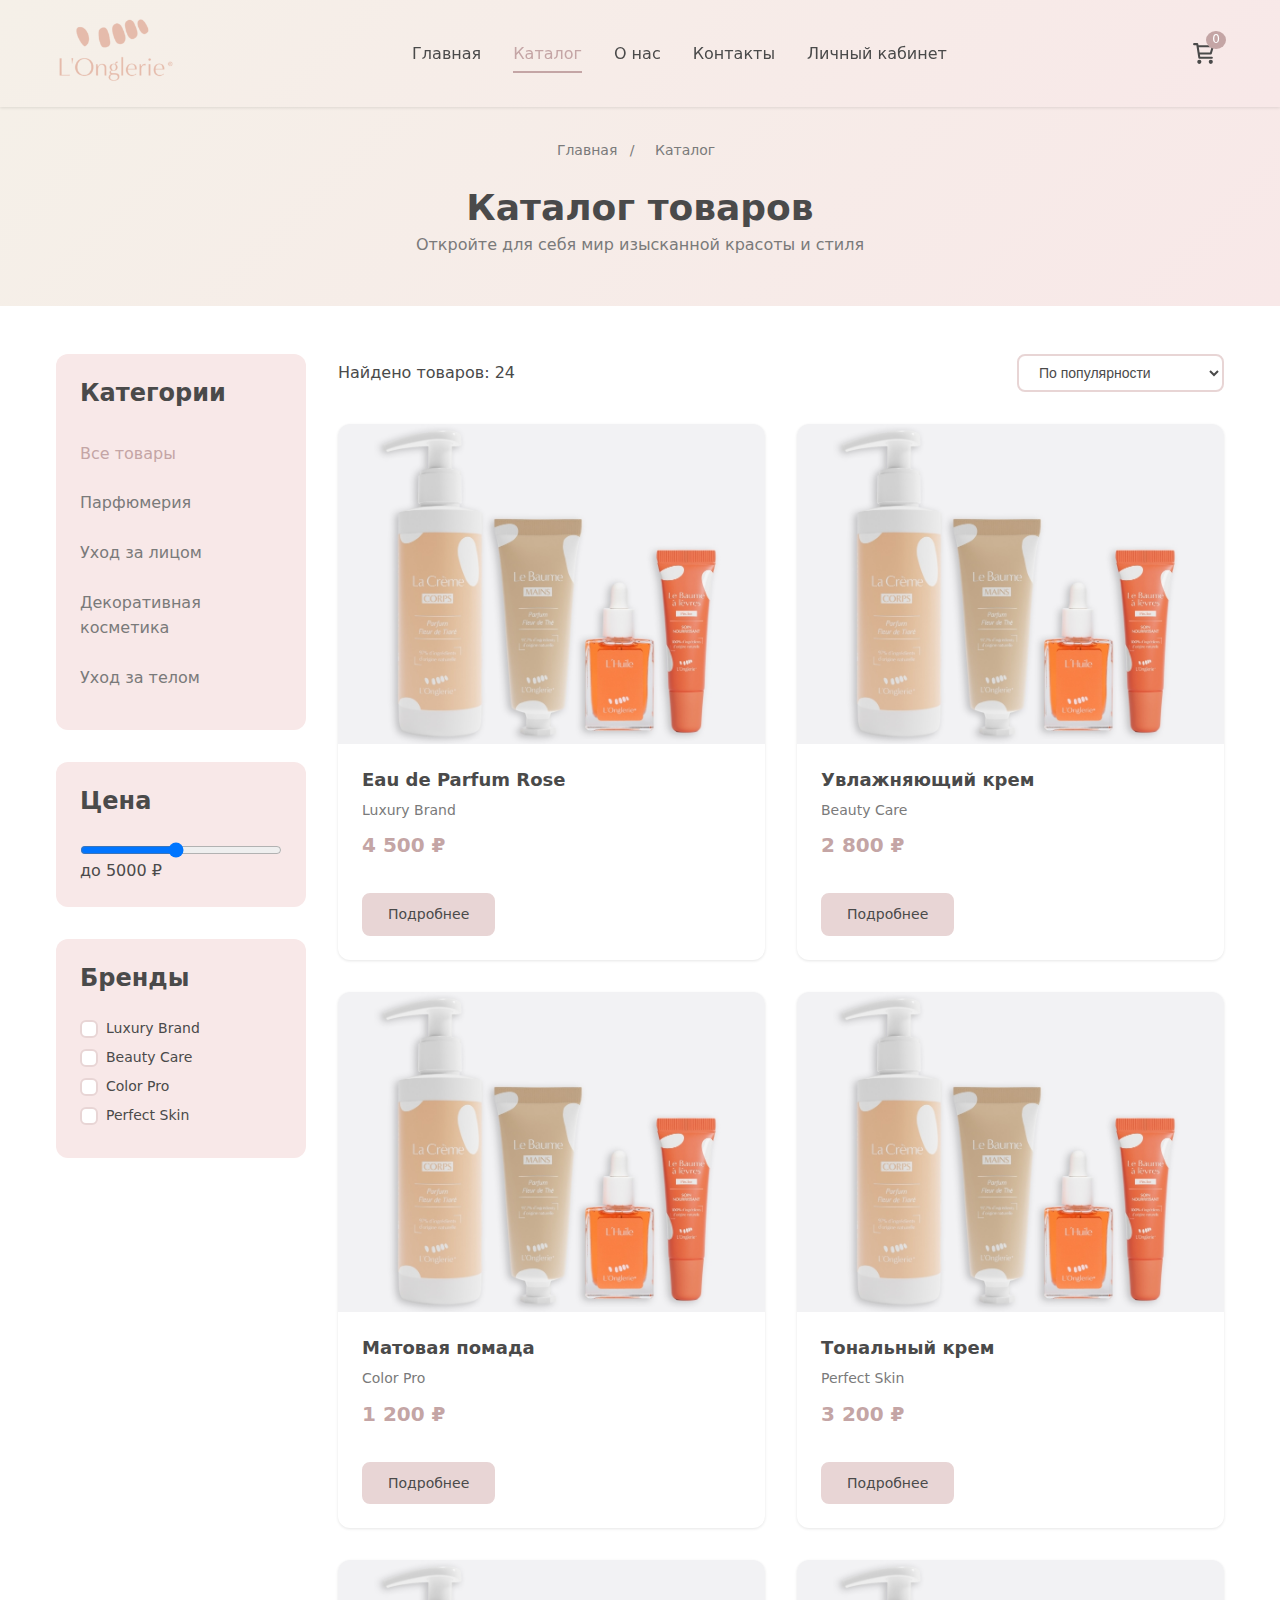
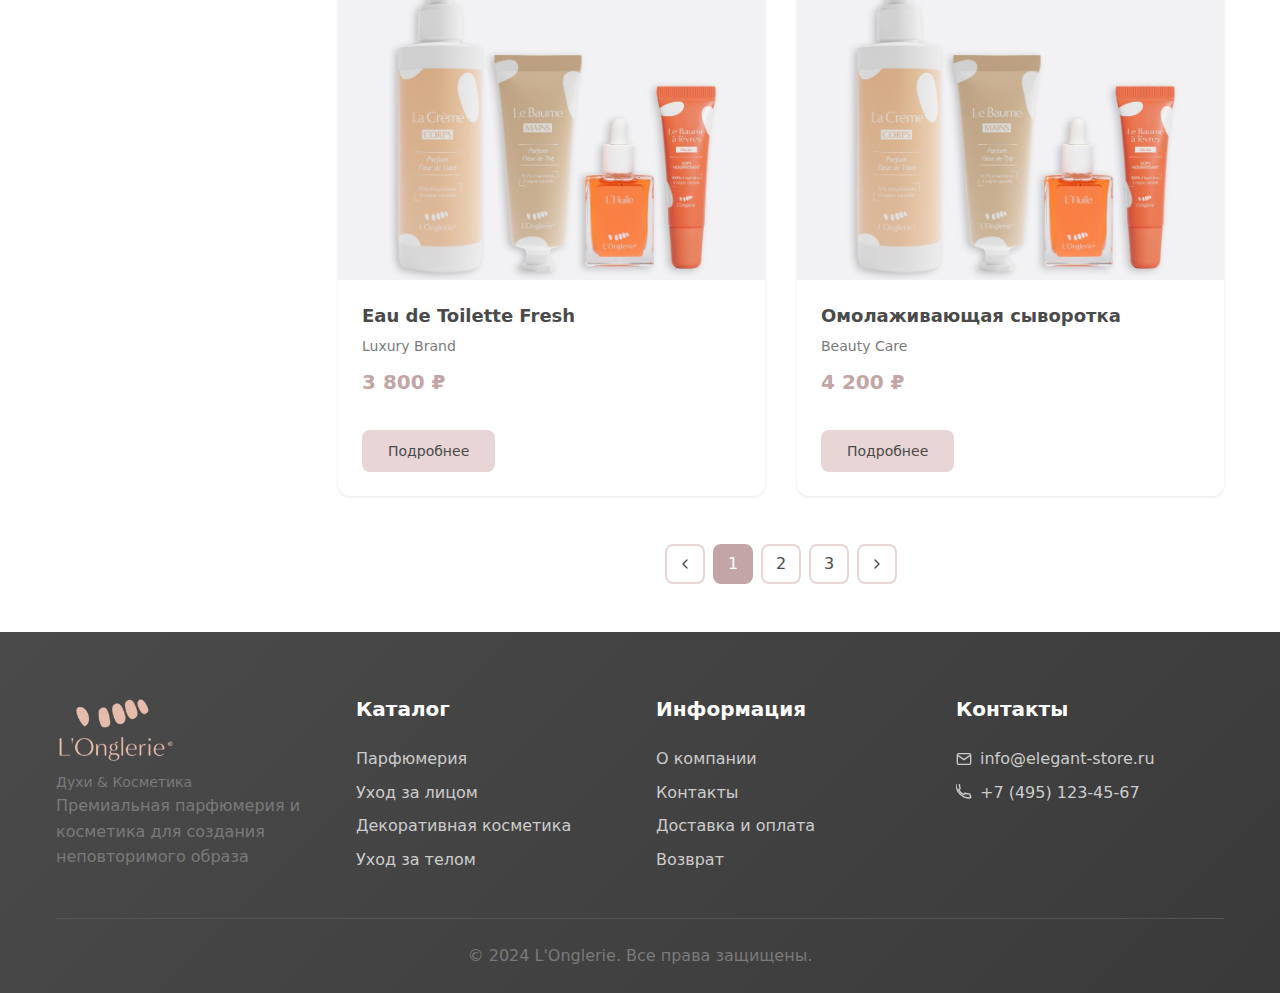
<file: catalog.html>
<!DOCTYPE html>
<html lang="ru">
<head>
    <meta charset="UTF-8">
    <meta name="viewport" content="width=device-width, initial-scale=1.0">
    <title>Каталог - L'Onglerie</title>
    <link rel="stylesheet" href="styles.css">
</head>
<body>
    <header class="header">
        <div class="container">
            <div class="header-content">
                <div class="logo">
                    <img src="img/logo.jpg" alt="">
                </div>
                <nav class="nav">
                    <ul class="nav-list">
                        <li><a href="index.html">Главная</a></li>
                        <li><a href="catalog.html" class="active">Каталог</a></li>
                        <li><a href="about.html">О нас</a></li>
                        <li><a href="contacts.html">Контакты</a></li>
                        <li><a href="account.html">Личный кабинет</a></li>
                    </ul>
                </nav>
                <div class="header-actions">
                    
                    <a href="cart.html" class="cart-btn">
                        <img src="img/cart-shopping-svgrepo-com.svg" alt="">
                        <span class="cart-count">0</span>
                    </a>
                </div>
            </div>
        </div>
    </header>

    <main>
        <section class="page-header">
            <div class="container">
                <div class="breadcrumb">
                    <a href="index.html">Главная</a>
                    <span>/</span>
                    <span>Каталог</span>
                </div>
                <h1>Каталог товаров</h1>
                <p>Откройте для себя мир изысканной красоты и стиля</p>
            </div>
        </section>

        <section class="catalog">
            <div class="container container-catalog">

                <div class="catalog-sidebar">
                    <div class="filter-section">
                        <h3>Категории</h3>
                        <ul class="filter-list">
                            <li><a href="#" class="filter-link active">Все товары</a></li>
                            <li><a href="#" class="filter-link">Парфюмерия</a></li>
                            <li><a href="#" class="filter-link">Уход за лицом</a></li>
                            <li><a href="#" class="filter-link">Декоративная косметика</a></li>
                            <li><a href="#" class="filter-link">Уход за телом</a></li>
                        </ul>
                    </div>
                    <div class="filter-section">
                        <h3>Цена</h3>
                        <div class="price-range">
                            <label>
                                <input type="range" min="500" max="10000" value="5000">
                                <span>до 5000 ₽</span>
                            </label>
                        </div>
                    </div>
                    <div class="filter-section">
                        <h3>Бренды</h3>
                        <ul class="filter-list">
                            <li>
                                <label class="checkbox-label">
                                    <input type="checkbox">
                                    <span class="checkmark"></span>
                                    Luxury Brand
                                </label>
                            </li>
                            <li>
                                <label class="checkbox-label">
                                    <input type="checkbox">
                                    <span class="checkmark"></span>
                                    Beauty Care
                                </label>
                            </li>
                            <li>
                                <label class="checkbox-label">
                                    <input type="checkbox">
                                    <span class="checkmark"></span>
                                    Color Pro
                                </label>
                            </li>
                            <li>
                                <label class="checkbox-label">
                                    <input type="checkbox">
                                    <span class="checkmark"></span>
                                    Perfect Skin
                                </label>
                            </li>
                        </ul>
                    </div>
                </div>

                <div class="catalog-content">
                    <div class="catalog-header">
                        <div class="results-info">
                            <span>Найдено товаров: 24</span>
                        </div>
                        <div class="sort-options">
                            <select class="sort-select">
                                <option>По популярности</option>
                                <option>По цене (возрастанию)</option>
                                <option>По цене (убыванию)</option>
                                <option>По новизне</option>
                            </select>
                        </div>
                    </div>

                    <div class="products-grid">
                        <div class="product-card">
                            <div class="product-image">
                                <img src="img/product.jpg" alt="Духи">
                            </div>
                            <div class="product-info">
                                <h3>Eau de Parfum Rose</h3>
                                <p class="product-brand">Luxury Brand</p>
                                <p class="product-price">4 500 ₽</p>
                                <a href="product.html" class="btn btn-secondary">Подробнее</a>
                            </div>
                        </div>
                        
                        <div class="product-card">
                            <div class="product-image">
                                <img src="img/product.jpg" alt="Духи">
                            </div>
                            <div class="product-info">
                                <h3>Увлажняющий крем</h3>
                                <p class="product-brand">Beauty Care</p>
                                <p class="product-price">2 800 ₽</p>
                                <a href="product.html" class="btn btn-secondary">Подробнее</a>
                            </div>
                        </div>

                        <div class="product-card">
                            <div class="product-image">
                                <img src="img/product.jpg" alt="Духи">
                            </div>
                            <div class="product-info">
                                <h3>Матовая помада</h3>
                                <p class="product-brand">Color Pro</p>
                                <p class="product-price">1 200 ₽</p>
                                <a href="product.html" class="btn btn-secondary">Подробнее</a>
                            </div>
                        </div>

                        <div class="product-card">
                            <div class="product-image">
                                <img src="img/product.jpg" alt="Духи">
                            </div>
                            <div class="product-info">
                                <h3>Тональный крем</h3>
                                <p class="product-brand">Perfect Skin</p>
                                <p class="product-price">3 200 ₽</p>
                                <a href="product.html" class="btn btn-secondary">Подробнее</a>
                            </div>
                        </div>

                        <div class="product-card">
                            <div class="product-image">
                                <img src="img/product.jpg" alt="Духи">
                            </div>
                            <div class="product-info">
                                <h3>Eau de Toilette Fresh</h3>
                                <p class="product-brand">Luxury Brand</p>
                                <p class="product-price">3 800 ₽</p>
                                <a href="product.html" class="btn btn-secondary">Подробнее</a>
                            </div>
                        </div>

                        <div class="product-card">
                            <div class="product-image">
                                <img src="img/product.jpg" alt="Духи">
                            </div>
                            <div class="product-info">
                                <h3>Омолаживающая сыворотка</h3>
                                <p class="product-brand">Beauty Care</p>
                                <p class="product-price">4 200 ₽</p>
                                <a href="product.html" class="btn btn-secondary">Подробнее</a>
                            </div>
                        </div>

                        
                    </div>

                    <div class="pagination">
                        <a href="#" class="pagination-link">
                            <svg width="16" height="16" viewBox="0 0 24 24" fill="none">
                                <path d="M15 18L9 12L15 6" stroke="currentColor" stroke-width="2" stroke-linecap="round" stroke-linejoin="round"/>
                            </svg>
                        </a>
                        <a href="#" class="pagination-link active">1</a>
                        <a href="#" class="pagination-link">2</a>
                        <a href="#" class="pagination-link">3</a>
                        <a href="#" class="pagination-link">
                            <svg width="16" height="16" viewBox="0 0 24 24" fill="none">
                                <path d="M9 18L15 12L9 6" stroke="currentColor" stroke-width="2" stroke-linecap="round" stroke-linejoin="round"/>
                            </svg>
                        </a>
                    </div>
                </div>
            </div>
        </section>
    </main>

    <footer class="footer">
        <div class="container">
            <div class="footer-content">
                <div class="footer-section">
                    <div class="logo">
                    <img src="img/logo.jpg" alt="">
                        <p>Духи & Косметика</p>
                    </div>
                    <p>Премиальная парфюмерия и косметика для создания неповторимого образа</p>
                </div>
                <div class="footer-section">
                    <h4>Каталог</h4>
                    <ul>
                        <li><a href="catalog.html">Парфюмерия</a></li>
                        <li><a href="catalog.html">Уход за лицом</a></li>
                        <li><a href="catalog.html">Декоративная косметика</a></li>
                        <li><a href="catalog.html">Уход за телом</a></li>
                    </ul>
                </div>
                <div class="footer-section">
                    <h4>Информация</h4>
                    <ul>
                        <li><a href="about.html">О компании</a></li>
                        <li><a href="contacts.html">Контакты</a></li>
                        <li><a href="#">Доставка и оплата</a></li>
                        <li><a href="#">Возврат</a></li>
                    </ul>
                </div>
                <div class="footer-section">
                    <h4>Контакты</h4>
                    <div class="contact-info">
                        <p>
                            <svg width="16" height="16" viewBox="0 0 24 24" fill="none">
                                <path d="M22 6C22 4.9 21.1 4 20 4H4C2.9 4 2 4.9 2 6V18C2 19.1 2.9 20 4 20H20C21.1 20 22 19.1 22 18V6Z" stroke="currentColor" stroke-width="2"/>
                                <polyline points="22,6 12,13 2,6" stroke="currentColor" stroke-width="2"/>
                            </svg>
                            info@elegant-store.ru
                        </p>
                        <p>
                            <svg width="16" height="16" viewBox="0 0 24 24" fill="none">
                                <path d="M22 16.92V19.92C22 20.52 21.39 21 20.72 21C9.28 21 0 11.72 0 0.28C0 -0.39 0.48 -1 1.08 -1H4.08C4.68 -1 5.08 -0.52 5.08 0.08C5.08 2.28 5.45 4.4 6.12 6.38C6.22 6.68 6.12 7.02 5.88 7.22L4.12 8.38C5.57 11.92 8.08 14.43 11.62 15.88L12.78 14.12C12.98 13.88 13.32 13.78 13.62 13.88C15.6 14.55 17.72 14.92 19.92 14.92C20.52 14.92 21 15.32 21 15.92V18.92" stroke="currentColor" stroke-width="2"/>
                            </svg>
                            +7 (495) 123-45-67
                        </p>
                    </div>
                </div>
            </div>
            <div class="footer-bottom">
                <p>&copy; 2024 L'Onglerie. Все права защищены.</p>
            </div>
        </div>
    </footer>
</body>
</html>
</file>
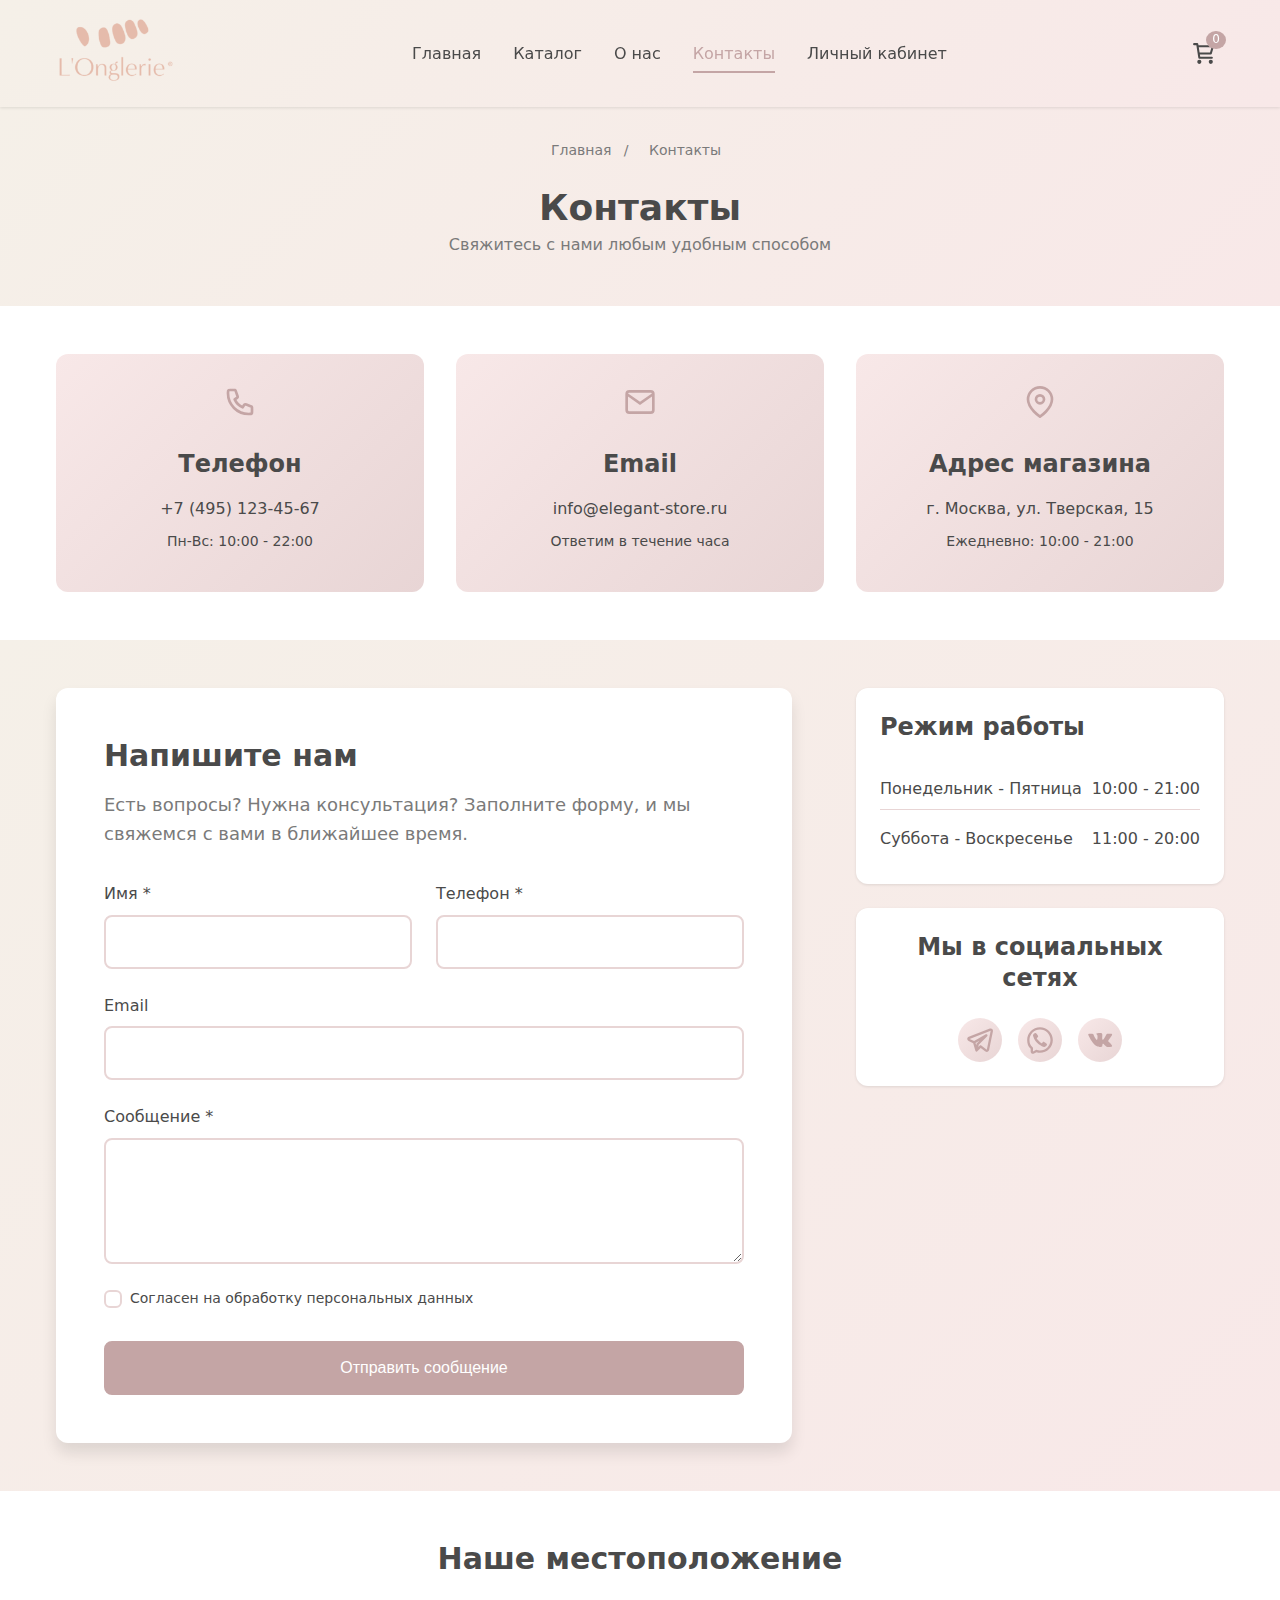
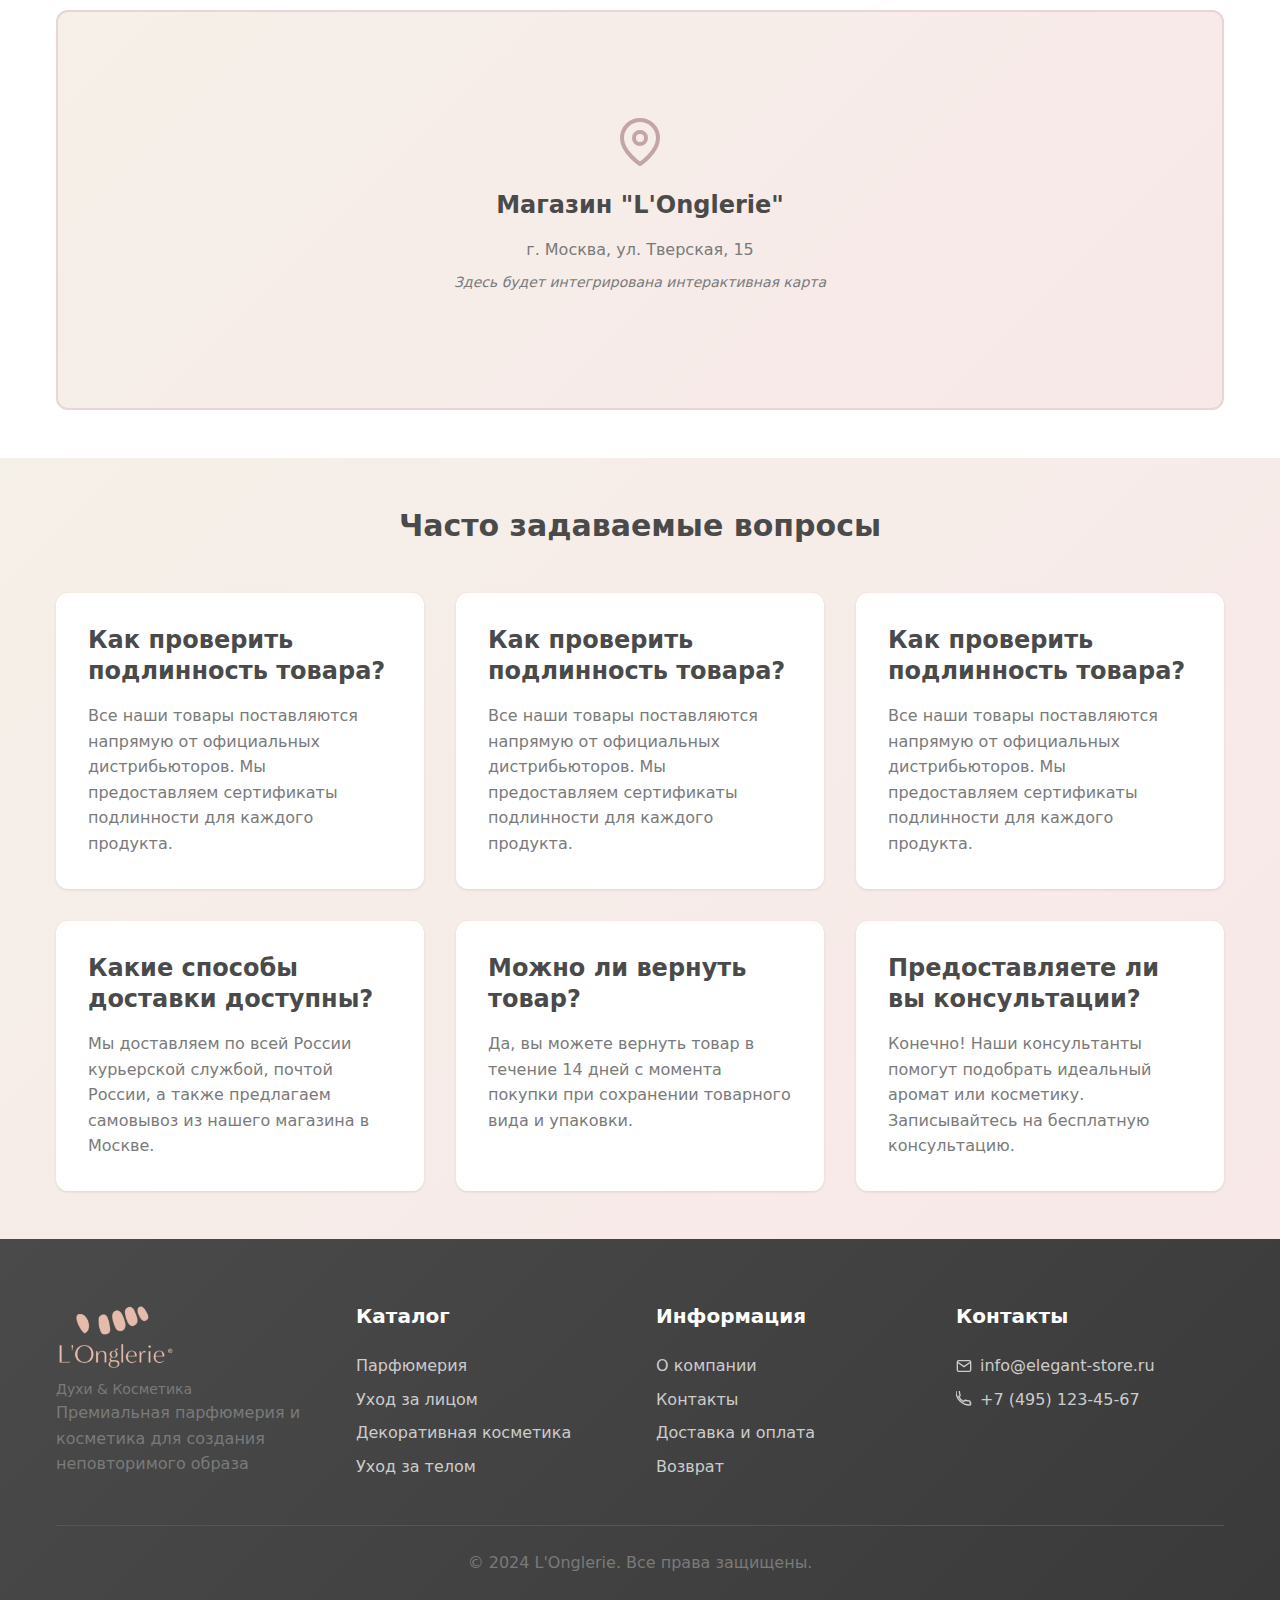
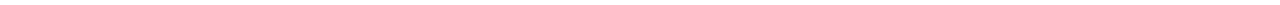
<file: contacts.html>
<!DOCTYPE html>
<html lang="ru">
<head>
    <meta charset="UTF-8">
    <meta name="viewport" content="width=device-width, initial-scale=1.0">
    <title>Контакты - Элегант</title>
    <link rel="stylesheet" href="styles.css">
</head>
<body>
    <header class="header">
        <div class="container">
            <div class="header-content">
                <div class="logo">
                    <img src="img/logo.jpg" alt="">
                </div>
                <nav class="nav">
                    <ul class="nav-list">
                        <li><a href="index.html">Главная</a></li>
                        <li><a href="catalog.html">Каталог</a></li>
                        <li><a href="about.html">О нас</a></li>
                        <li><a href="contacts.html" class="active">Контакты</a></li>
                        <li><a href="account.html">Личный кабинет</a></li>
                    </ul>
                </nav>
                <div class="header-actions">
                    
                    <a href="cart.html" class="cart-btn">
                        <img src="img/cart-shopping-svgrepo-com.svg" alt="">
                        <span class="cart-count">0</span>
                    </a>
                </div>
            </div>
        </div>
    </header>

    <main>
        <section class="page-header">
            <div class="container">
                <div class="breadcrumb">
                    <a href="index.html">Главная</a>
                    <span>/</span>
                    <span>Контакты</span>
                </div>
                <h1>Контакты</h1>
                <p>Свяжитесь с нами любым удобным способом</p>
            </div>
        </section>

        <section class="contacts-info">
            <div class="container">
                <div class="contacts-grid">
                    <div class="contact-card">
                        <div class="contact-icon">
                            <img src="img/phone-svgrepo-com.svg" alt="">
                        </div>
                        <h3>Телефон</h3>
                        <p>+7 (495) 123-45-67</p>
                        <p class="contact-note">Пн-Вс: 10:00 - 22:00</p>
                    </div>

                    <div class="contact-card">
                        <div class="contact-icon">
                            <svg width="32" height="32" viewBox="0 0 24 24" fill="none">
                                <path d="M22 6C22 4.9 21.1 4 20 4H4C2.9 4 2 4.9 2 6V18C2 19.1 2.9 20 4 20H20C21.1 20 22 19.1 22 18V6Z" stroke="currentColor" stroke-width="2"/>
                                <polyline points="22,6 12,13 2,6" stroke="currentColor" stroke-width="2"/>
                            </svg>
                        </div>
                        <h3>Email</h3>
                        <p>info@elegant-store.ru</p>
                        <p class="contact-note">Ответим в течение часа</p>
                    </div>

                    <div class="contact-card">
                        <div class="contact-icon">
                            <svg width="32" height="32" viewBox="0 0 24 24" fill="none">
                                <path d="M21 10C21 17 12 23 12 23S3 17 3 10C3 5 7 1 12 1S21 5 21 10Z" stroke="currentColor" stroke-width="2"/>
                                <circle cx="12" cy="10" r="3" stroke="currentColor" stroke-width="2"/>
                            </svg>
                        </div>
                        <h3>Адрес магазина</h3>
                        <p>г. Москва, ул. Тверская, 15</p>
                        <p class="contact-note">Ежедневно: 10:00 - 21:00</p>
                    </div>

                    
                </div>
            </div>
        </section>

        <section class="contact-form-section">
            <div class="container">
                <div class="contact-layout">
                    <div class="form-content">
                        <h2>Напишите нам</h2>
                        <p>Есть вопросы? Нужна консультация? Заполните форму, и мы свяжемся с вами в ближайшее время.</p>

                        <form class="contact-form">
                            <div class="form-row">
                                <div class="form-group">
                                    <label for="name">Имя *</label>
                                    <input type="text" id="name" name="name" required>
                                </div>
                                <div class="form-group">
                                    <label for="phone">Телефон *</label>
                                    <input type="tel" id="phone" name="phone" required>
                                </div>
                            </div>
                            
                            <div class="form-group">
                                <label for="email">Email</label>
                                <input type="email" id="email" name="email">
                            </div>

                            <div class="form-group">
                                <label for="message">Сообщение *</label>
                                <textarea id="message" name="message" rows="5" required></textarea>
                            </div>

                            <div class="form-group checkbox-group">
                                <label class="checkbox-label">
                                    <input type="checkbox" name="consent" required>
                                    <span class="checkmark"></span>
                                    Согласен на обработку персональных данных
                                </label>
                            </div>

                            <button type="submit" class="btn btn-primary btn-large">Отправить сообщение</button>
                        </form>
                    </div>

                    <div class="contact-info-sidebar">
                        <div class="info-card">
                            <h3>Режим работы</h3>
                            <div class="schedule">
                                <div class="schedule-item">
                                    <span>Понедельник - Пятница</span>
                                    <span>10:00 - 21:00</span>
                                </div>
                                <div class="schedule-item">
                                    <span>Суббота - Воскресенье</span>
                                    <span>11:00 - 20:00</span>
                                </div>
                            </div>
                        </div>
                        <div class="info-card social-links">
                            <h3>Мы в социальных сетях</h3>
                            <div class="social-icons">
                                <a href="#" class="social-link">
                                    <img src="img/telegram-svgrepo-com.svg" alt="">
                                </a>
                                <a href="#" class="social-link">
                                    <img src="img/whatsapp-svgrepo-com.svg" alt="">
                                </a>
                                <a href="#" class="social-link">
                                    <img src="img/vk-svgrepo-com.svg" alt="">
                                </a>
                            </div>
                        </div>
                    </div>
                </div>
            </div>
        </section>

        <section class="map-section">
            <div class="container">
                <h2>Наше местоположение</h2>
                <div class="map-placeholder">
                    <div class="map-content">
                        <div class="map-icon">
                            <svg width="48" height="48" viewBox="0 0 24 24" fill="none">
                                <path d="M21 10C21 17 12 23 12 23S3 17 3 10C3 5 7 1 12 1S21 5 21 10Z" stroke="currentColor" stroke-width="2"/>
                                <circle cx="12" cy="10" r="3" stroke="currentColor" stroke-width="2"/>
                            </svg>
                        </div>
                        <h3>Магазин "L'Onglerie"</h3>
                        <p>г. Москва, ул. Тверская, 15</p>
                        <p class="map-note">Здесь будет интегрирована интерактивная карта</p>
                    </div>
                </div>
            </div>
        </section>

        <section class="faq-section">
            <div class="container">
                <h2 class="section-title">Часто задаваемые вопросы</h2>
                <div class="faq-grid">
                    <div class="faq-item">
                        <h3>Как проверить подлинность товара?</h3>
                        <p>Все наши товары поставляются напрямую от официальных дистрибьюторов. Мы предоставляем сертификаты подлинности для каждого продукта.</p>
                    </div>
                    <div class="faq-item">
                        <h3>Как проверить подлинность товара?</h3>
                        <p>Все наши товары поставляются напрямую от официальных дистрибьюторов. Мы предоставляем сертификаты подлинности для каждого продукта.</p>
                    </div>
                    <div class="faq-item">
                        <h3>Как проверить подлинность товара?</h3>
                        <p>Все наши товары поставляются напрямую от официальных дистрибьюторов. Мы предоставляем сертификаты подлинности для каждого продукта.</p>
                    </div>

                    <div class="faq-item">
                        <h3>Какие способы доставки доступны?</h3>
                        <p>Мы доставляем по всей России курьерской службой, почтой России, а также предлагаем самовывоз из нашего магазина в Москве.</p>
                    </div>

                    <div class="faq-item">
                        <h3>Можно ли вернуть товар?</h3>
                        <p>Да, вы можете вернуть товар в течение 14 дней с момента покупки при сохранении товарного вида и упаковки.</p>
                    </div>

                    <div class="faq-item">
                        <h3>Предоставляете ли вы консультации?</h3>
                        <p>Конечно! Наши консультанты помогут подобрать идеальный аромат или косметику. Записывайтесь на бесплатную консультацию.</p>
                    </div>
                </div>
            </div>
        </section>
    </main>

    <footer class="footer">
        <div class="container">
            <div class="footer-content">
                <div class="footer-section">
                    <div class="logo">
                    <img src="img/logo.jpg" alt="">
                        <p>Духи & Косметика</p>
                    </div>
                    <p>Премиальная парфюмерия и косметика для создания неповторимого образа</p>
                </div>
                <div class="footer-section">
                    <h4>Каталог</h4>
                    <ul>
                        <li><a href="catalog.html">Парфюмерия</a></li>
                        <li><a href="catalog.html">Уход за лицом</a></li>
                        <li><a href="catalog.html">Декоративная косметика</a></li>
                        <li><a href="catalog.html">Уход за телом</a></li>
                    </ul>
                </div>
                <div class="footer-section">
                    <h4>Информация</h4>
                    <ul>
                        <li><a href="about.html">О компании</a></li>
                        <li><a href="contacts.html">Контакты</a></li>
                        <li><a href="#">Доставка и оплата</a></li>
                        <li><a href="#">Возврат</a></li>
                    </ul>
                </div>
                <div class="footer-section">
                    <h4>Контакты</h4>
                    <div class="contact-info">
                        <p>
                            <svg width="16" height="16" viewBox="0 0 24 24" fill="none">
                                <path d="M22 6C22 4.9 21.1 4 20 4H4C2.9 4 2 4.9 2 6V18C2 19.1 2.9 20 4 20H20C21.1 20 22 19.1 22 18V6Z" stroke="currentColor" stroke-width="2"/>
                                <polyline points="22,6 12,13 2,6" stroke="currentColor" stroke-width="2"/>
                            </svg>
                            info@elegant-store.ru
                        </p>
                        <p>
                            <svg width="16" height="16" viewBox="0 0 24 24" fill="none">
                                <path d="M22 16.92V19.92C22 20.52 21.39 21 20.72 21C9.28 21 0 11.72 0 0.28C0 -0.39 0.48 -1 1.08 -1H4.08C4.68 -1 5.08 -0.52 5.08 0.08C5.08 2.28 5.45 4.4 6.12 6.38C6.22 6.68 6.12 7.02 5.88 7.22L4.12 8.38C5.57 11.92 8.08 14.43 11.62 15.88L12.78 14.12C12.98 13.88 13.32 13.78 13.62 13.88C15.6 14.55 17.72 14.92 19.92 14.92C20.52 14.92 21 15.32 21 15.92V18.92" stroke="currentColor" stroke-width="2"/>
                            </svg>
                            +7 (495) 123-45-67
                        </p>
                    </div>
                </div>
            </div>
            <div class="footer-bottom">
                <p>&copy; 2024 L'Onglerie. Все права защищены.</p>
            </div>
        </div>
    </footer>
</body>
</html>
</file>
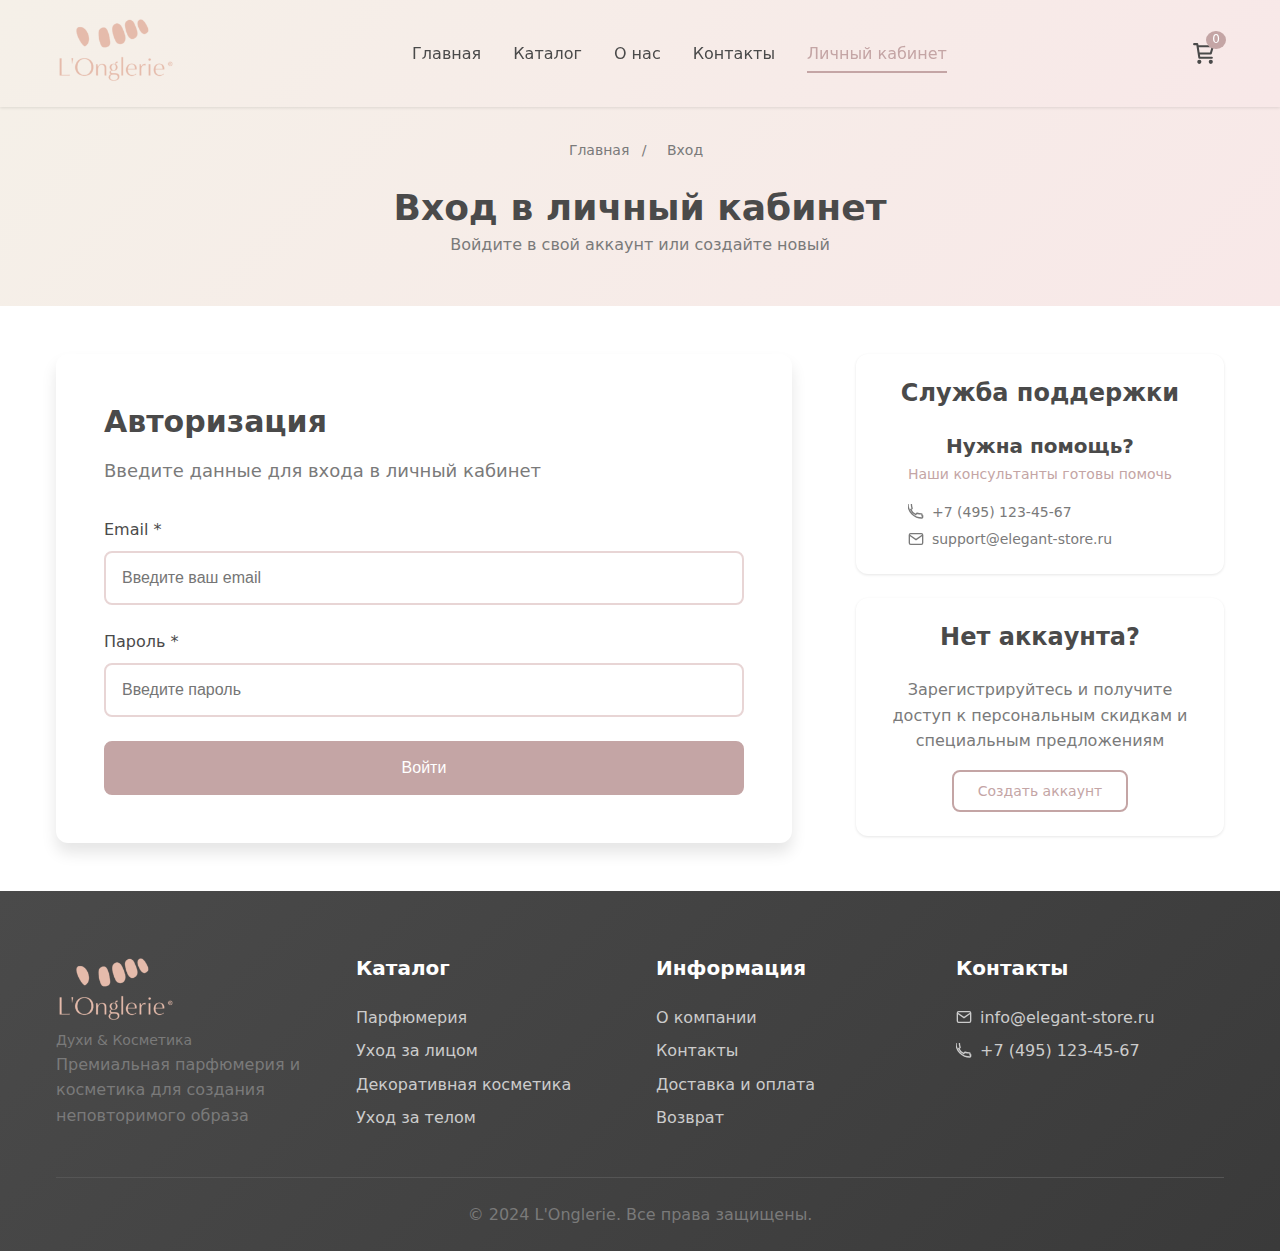
<file: login.html>
<!DOCTYPE html>
<html lang="ru">
<head>
    <meta charset="UTF-8">
    <meta name="viewport" content="width=device-width, initial-scale=1.0">
    <title>Вход в личный кабинет</title>
    <link rel="stylesheet" href="styles.css">
</head>
<body>
    <header class="header">
        <div class="container">
            <div class="header-content">
                <div class="logo">
                    <img src="img/logo.jpg" alt="">
                </div>
                <nav class="nav">
                    <ul class="nav-list">
                        <li><a href="index.html">Главная</a></li>
                        <li><a href="catalog.html">Каталог</a></li>
                        <li><a href="about.html">О нас</a></li>
                        <li><a href="contacts.html">Контакты</a></li>
                        <li><a href="account.html" class="active">Личный кабинет</a></li>
                    </ul>
                </nav>
                <div class="header-actions">
                    <a href="cart.html" class="cart-btn">
                        <img src="img/cart-shopping-svgrepo-com.svg" alt="">
                        <span class="cart-count">0</span>
                    </a>
                </div>
            </div>
        </div>
    </header>

    <main>
        <section class="page-header">
            <div class="container">
                <div class="breadcrumb">
                    <a href="index.html">Главная</a>
                    <span>/</span>
                    <span>Вход</span>
                </div>
                <h1>Вход в личный кабинет</h1>
                <p>Войдите в свой аккаунт или создайте новый</p>
            </div>
        </section>

        <section class="account-section">
            <div class="container">
                <div class="registration-layout">
                    <div class="form-content">
                        <h2>Авторизация</h2>
                        <p>Введите данные для входа в личный кабинет</p>
                        
                        <form class="contact-form">
                            <div class="form-group">
                                <label for="email">Email *</label>
                                <input type="email" id="email" name="email" required placeholder="Введите ваш email">
                            </div>

                            <div class="form-group">
                                <label for="password">Пароль *</label>
                                <input type="password" id="password" name="password" required placeholder="Введите пароль">
                            </div>


                            <button type="submit" class="btn btn-primary btn-large">Войти</button>
                        </form>

                        
                        
                    </div>

                    <div class="info-sidebar">
                        

                        <div class="info-card contact-manager">
                            <h3>Служба поддержки</h3>
                            <div class="manager-info">
                                <div class="manager-details">
                                    <h4>Нужна помощь?</h4>
                                    <p class="manager-position">Наши консультанты готовы помочь</p>
                                    <div class="manager-contacts">
                                        <p>
                                            <svg width="16" height="16" viewBox="0 0 24 24" fill="none">
                                                <path d="M22 16.92V19.92C22 20.52 21.39 21 20.72 21C9.28 21 0 11.72 0 0.28C0 -0.39 0.48 -1 1.08 -1H4.08C4.68 -1 5.08 -0.52 5.08 0.08C5.08 2.28 5.45 4.4 6.12 6.38C6.22 6.68 6.12 7.02 5.88 7.22L4.12 8.38C5.57 11.92 8.08 14.43 11.62 15.88L12.78 14.12C12.98 13.88 13.32 13.78 13.62 13.88C15.6 14.55 17.72 14.92 19.92 14.92C20.52 14.92 21 15.32 21 15.92V18.92" stroke="currentColor" stroke-width="2"/>
                                            </svg>
                                            +7 (495) 123-45-67
                                        </p>
                                        <p>
                                            <svg width="16" height="16" viewBox="0 0 24 24" fill="none">
                                                <path d="M22 6C22 4.9 21.1 4 20 4H4C2.9 4 2 4.9 2 6V18C2 19.1 2.9 20 4 20H20C21.1 20 22 19.1 22 18V6Z" stroke="currentColor" stroke-width="2"/>
                                                <polyline points="22,6 12,13 2,6" stroke="currentColor" stroke-width="2"/>
                                            </svg>
                                            support@elegant-store.ru
                                        </p>
                                    </div>
                                </div>
                            </div>
                        </div>
                        <div class="info-card">
                            <div class="text-center">
                            <h3>Нет аккаунта?</h3>
                            <p>Зарегистрируйтесь и получите доступ к персональным скидкам и специальным предложениям</p>
                            <a href="account.html" class="btn btn-outline">Создать аккаунт</a>
                        </div>
                        </div>
                    </div>
                </div>
            </div>
        </section>
    </main>

    <footer class="footer">
        <div class="container">
            <div class="footer-content">
                <div class="footer-section">
                    <div class="logo">
                        <img src="img/logo.jpg" alt="">
                        <p>Духи & Косметика</p>
                    </div>
                    <p>Премиальная парфюмерия и косметика для создания неповторимого образа</p>
                </div>
                <div class="footer-section">
                    <h4>Каталог</h4>
                    <ul>
                        <li><a href="catalog.html">Парфюмерия</a></li>
                        <li><a href="catalog.html">Уход за лицом</a></li>
                        <li><a href="catalog.html">Декоративная косметика</a></li>
                        <li><a href="catalog.html">Уход за телом</a></li>
                    </ul>
                </div>
                <div class="footer-section">
                    <h4>Информация</h4>
                    <ul>
                        <li><a href="about.html">О компании</a></li>
                        <li><a href="contacts.html">Контакты</a></li>
                        <li><a href="#">Доставка и оплата</a></li>
                        <li><a href="#">Возврат</a></li>
                    </ul>
                </div>
                <div class="footer-section">
                    <h4>Контакты</h4>
                    <div class="contact-info">
                        <p>
                            <svg width="16" height="16" viewBox="0 0 24 24" fill="none">
                                <path d="M22 6C22 4.9 21.1 4 20 4H4C2.9 4 2 4.9 2 6V18C2 19.1 2.9 20 4 20H20C21.1 20 22 19.1 22 18V6Z" stroke="currentColor" stroke-width="2"/>
                                <polyline points="22,6 12,13 2,6" stroke="currentColor" stroke-width="2"/>
                            </svg>
                            info@elegant-store.ru
                        </p>
                        <p>
                            <svg width="16" height="16" viewBox="0 0 24 24" fill="none">
                                <path d="M22 16.92V19.92C22 20.52 21.39 21 20.72 21C9.28 21 0 11.72 0 0.28C0 -0.39 0.48 -1 1.08 -1H4.08C4.68 -1 5.08 -0.52 5.08 0.08C5.08 2.28 5.45 4.4 6.12 6.38C6.22 6.68 6.12 7.02 5.88 7.22L4.12 8.38C5.57 11.92 8.08 14.43 11.62 15.88L12.78 14.12C12.98 13.88 13.32 13.78 13.62 13.88C15.6 14.55 17.72 14.92 19.92 14.92C20.52 14.92 21 15.32 21 15.92V18.92" stroke="currentColor" stroke-width="2"/>
                            </svg>
                            +7 (495) 123-45-67
                        </p>
                    </div>
                </div>
            </div>
            <div class="footer-bottom">
                <p>&copy; 2024 L'Onglerie. Все права защищены.</p>
            </div>
        </div>
    </footer>
</body>
</html>
</file>
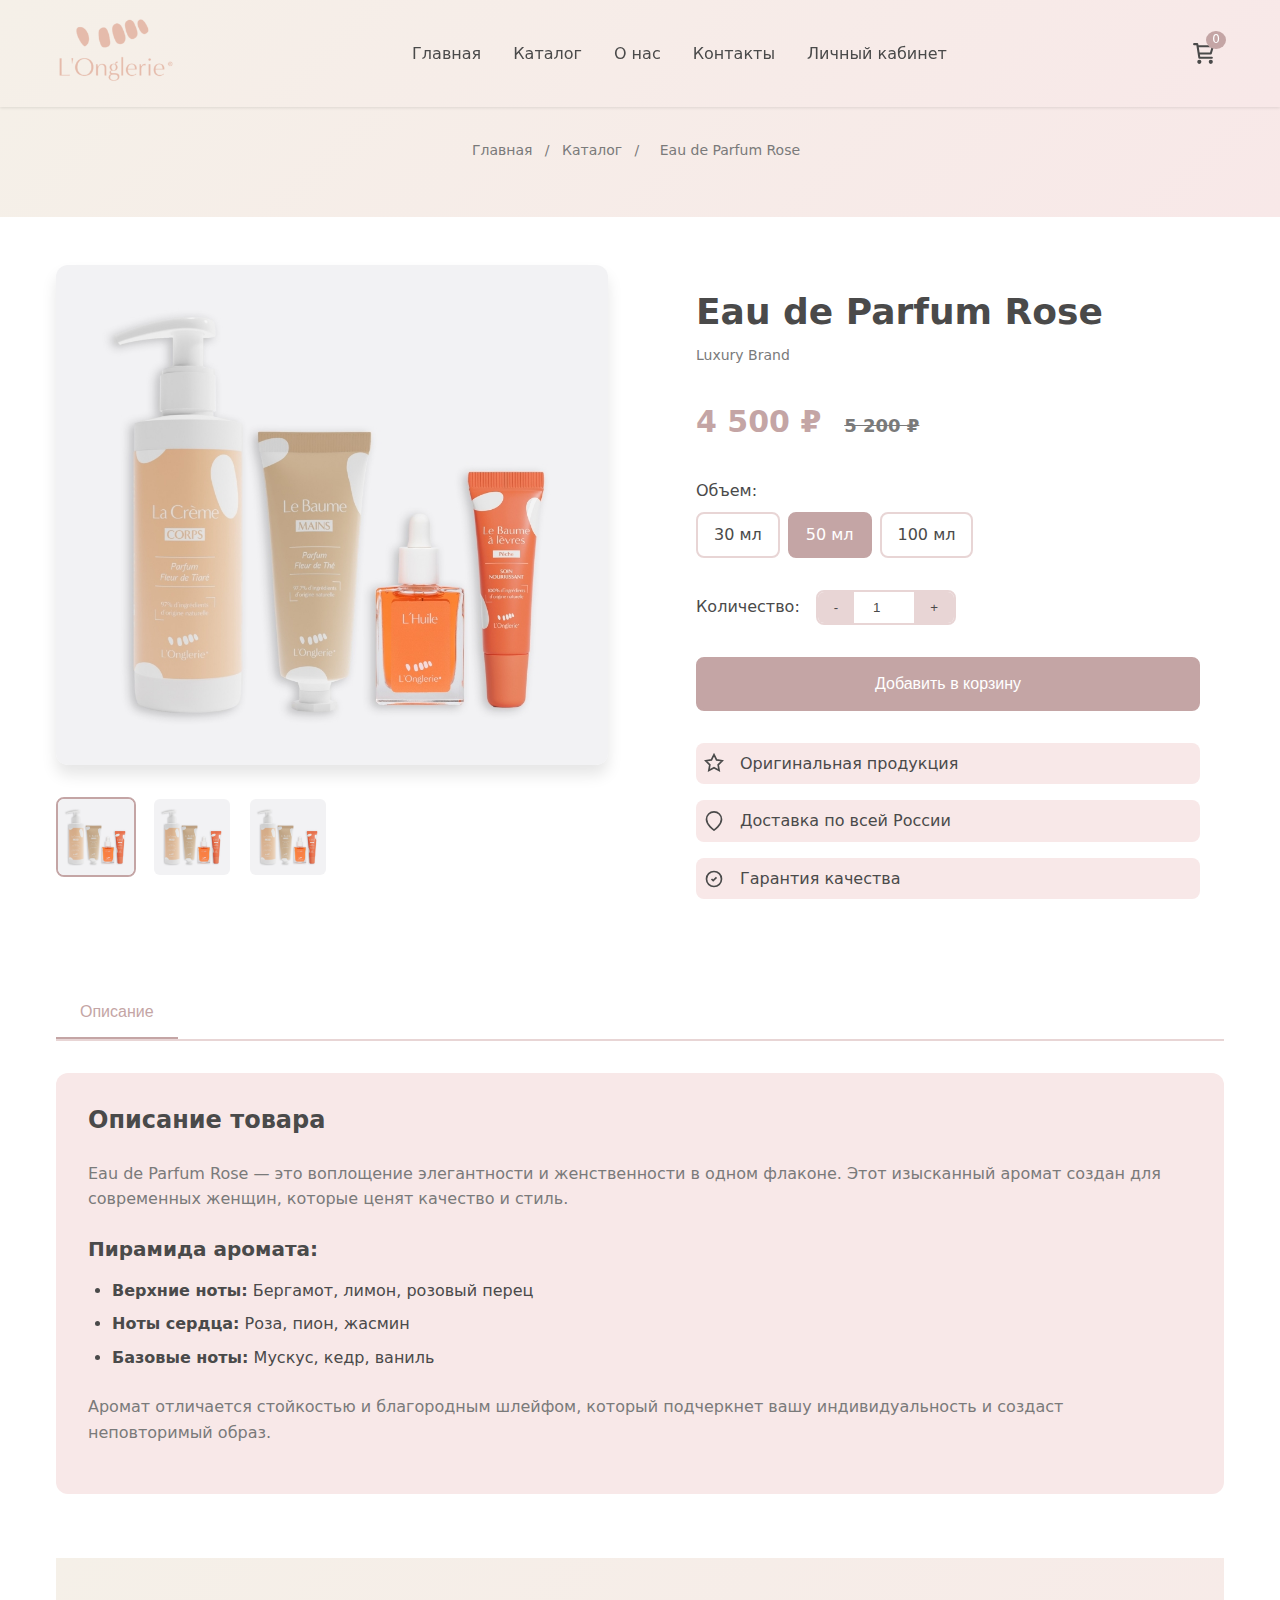
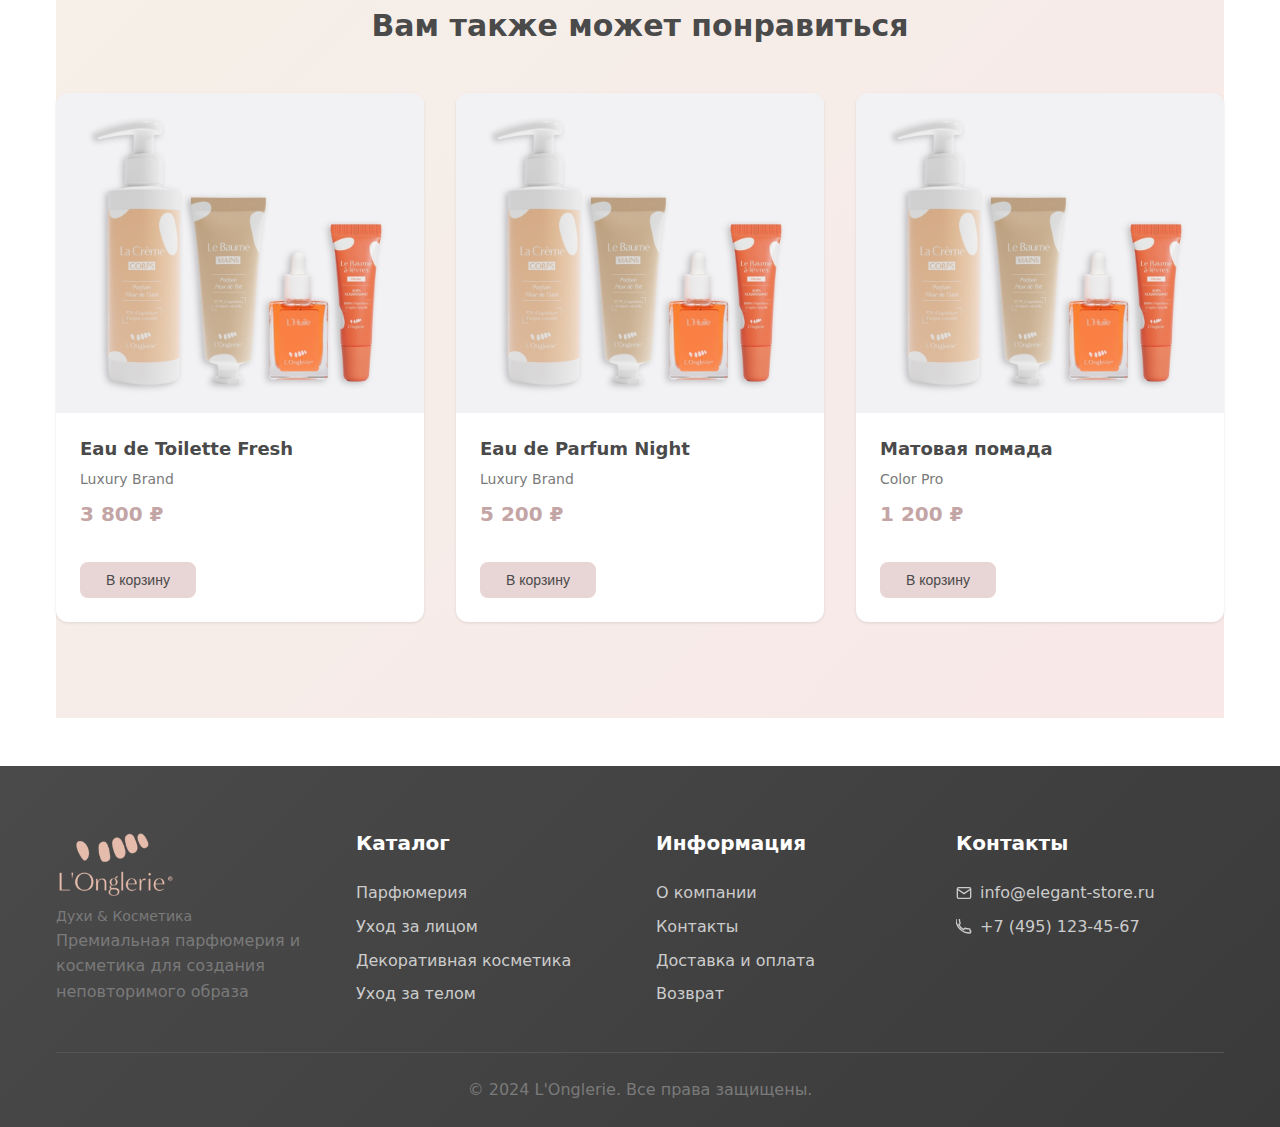
<file: product.html>
<!DOCTYPE html>
<html lang="ru">
<head>
    <meta charset="UTF-8">
    <meta name="viewport" content="width=device-width, initial-scale=1.0">
    <title>Eau de Parfum Rose - Элегант</title>
    <link rel="stylesheet" href="styles.css">
</head>
<body>
    <header class="header">
        <div class="container">
            <div class="header-content">
                <div class="logo">
                    <img src="img/logo.jpg" alt="">
                </div>
                <nav class="nav">
                    <ul class="nav-list">
                        <li><a href="index.html">Главная</a></li>
                        <li><a href="catalog.html">Каталог</a></li>
                        <li><a href="about.html">О нас</a></li>
                        <li><a href="contacts.html">Контакты</a></li>
                        <li><a href="account.html">Личный кабинет</a></li>
                    </ul>
                </nav>
                <div class="header-actions">
                    
                    <a href="cart.html" class="cart-btn">
                        <img src="img/cart-shopping-svgrepo-com.svg" alt="">
                        <span class="cart-count">0</span>
                    </a>
                </div>
            </div>
        </div>
    </header>

    <main>
        <section class="page-header">
            <div class="container">
                <div class="breadcrumb">
                    <a href="index.html">Главная</a>
                    <span>/</span>
                    <a href="catalog.html">Каталог</a>
                    <span>/</span>
                    <span>Eau de Parfum Rose</span>
                </div>
            </div>
        </section>

        <section class="product-detail">
            <div class="container">
                <div class="product-layout">
                    <div class="product-gallery">
                        <div class="main-image">
                            <img src="img/product.jpg" alt="Eau de Parfum Rose" id="mainImage">
                        </div>
                        <div class="thumbnail-images">
                            <img src="img/product.jpg" alt="Вид 1" class="thumbnail active">
                            <img src="img/product.jpg" alt="Вид 2" class="thumbnail">
                            <img src="img/product.jpg" alt="Вид 3" class="thumbnail">
                        </div>
                    </div>

                    <div class="product-details">
                        <div class="product-header">
                            <h1>Eau de Parfum Rose</h1>
                            <p class="product-brand">Luxury Brand</p>
                            
                        </div>

                        <div class="product-price">
                            <span class="current-price">4 500 ₽</span>
                            <span class="old-price">5 200 ₽</span>
                        </div>

                        <div class="product-options">
                            <div class="option-group">
                                <label>Объем:</label>
                                <div class="size-options">
                                    <input type="radio" id="size30" name="size" value="30ml">
                                    <label for="size30" class="size-option">30 мл</label>
                                    
                                    <input type="radio" id="size50" name="size" value="50ml" checked>
                                    <label for="size50" class="size-option">50 мл</label>
                                    
                                    <input type="radio" id="size100" name="size" value="100ml">
                                    <label for="size100" class="size-option">100 мл</label>
                                </div>
                            </div>

                            <div class="quantity-group">
                                <label>Количество:</label>
                                <div class="quantity-controls">
                                    <button class="quantity-btn" type="button">-</button>
                                    <input type="number" value="1" min="1" class="quantity-input">
                                    <button class="quantity-btn" type="button">+</button>
                                </div>
                            </div>
                        </div>

                        <div class="product-actions">
                            <button class="btn btn-primary btn-large">Добавить в корзину</button>
                            
                        </div>

                        <div class="product-features">
                            <div class="feature">
                                <svg width="20" height="20" viewBox="0 0 24 24" fill="none">
                                    <path d="M12 2L15.09 8.26L22 9.27L17 14.14L18.18 21.02L12 17.77L5.82 21.02L7 14.14L2 9.27L8.91 8.26L12 2Z" stroke="currentColor" stroke-width="2"/>
                                </svg>
                                <span>Оригинальная продукция</span>
                            </div>
                            <div class="feature">
                                <svg width="20" height="20" viewBox="0 0 24 24" fill="none">
                                    <path d="M21 10C21 17 12 23 12 23S3 17 3 10C3 5 7 1 12 1S21 5 21 10Z" stroke="currentColor" stroke-width="2"/>
                                </svg>
                                <span>Доставка по всей России</span>
                            </div>
                            <div class="feature">
                                <svg width="20" height="20" viewBox="0 0 24 24" fill="none">
                                    <path d="M9 12L11 14L15 10M21 12C21 16.97 16.97 21 12 21C7.03 21 3 16.97 3 12C3 7.03 7.03 3 12 3C16.97 3 21 7.03 21 12Z" stroke="currentColor" stroke-width="2"/>
                                </svg>
                                <span>Гарантия качества</span>
                            </div>
                        </div>
                    </div>
                </div>

                <div class="product-tabs">
                    <div class="tabs-nav">
                        <button class="tab-btn active" data-tab="description">Описание</button>
                    </div>

                    <div class="tab-content active" id="description">
                        <h3>Описание товара</h3>
                        <p>Eau de Parfum Rose — это воплощение элегантности и женственности в одном флаконе. Этот изысканный аромат создан для современных женщин, которые ценят качество и стиль.</p>
                        
                        <h4>Пирамида аромата:</h4>
                        <ul>
                            <li><strong>Верхние ноты:</strong> Бергамот, лимон, розовый перец</li>
                            <li><strong>Ноты сердца:</strong> Роза, пион, жасмин</li>
                            <li><strong>Базовые ноты:</strong> Мускус, кедр, ваниль</li>
                        </ul>
                        
                        <p>Аромат отличается стойкостью и благородным шлейфом, который подчеркнет вашу индивидуальность и создаст неповторимый образ.</p>
                    </div>

                    
                </div>

                <div class="related-products">
                    <h2>Вам также может понравиться</h2>
                    <div class="products-grid">
                        <div class="product-card">
                            <div class="product-image">
                                <img src="img/product.jpg" alt="Парфюм">
                            </div>
                            <div class="product-info">
                                <h3>Eau de Toilette Fresh</h3>
                                <p class="product-brand">Luxury Brand</p>
                                <p class="product-price">3 800 ₽</p>
                                <button class="btn btn-secondary">В корзину</button>
                            </div>
                        </div>

                        <div class="product-card">
                            <div class="product-image">
                                <img src="img/product.jpg" alt="Духи">
                            </div>
                            <div class="product-info">
                                <h3>Eau de Parfum Night</h3>
                                <p class="product-brand">Luxury Brand</p>
                                <p class="product-price">5 200 ₽</p>
                                <button class="btn btn-secondary">В корзину</button>
                            </div>
                        </div>

                        <div class="product-card">
                            <div class="product-image">
                                <img src="img/product.jpg" alt="Помада">
                            </div>
                            <div class="product-info">
                                <h3>Матовая помада</h3>
                                <p class="product-brand">Color Pro</p>
                                <p class="product-price">1 200 ₽</p>
                                <button class="btn btn-secondary">В корзину</button>
                            </div>
                        </div>
                    </div>
                </div>
            </div>
        </section>
    </main>

    <footer class="footer">
        <div class="container">
            <div class="footer-content">
                <div class="footer-section">
                    <div class="logo">
                    <img src="img/logo.jpg" alt="">
                        <p>Духи & Косметика</p>
                    </div>
                    <p>Премиальная парфюмерия и косметика для создания неповторимого образа</p>
                </div>
                <div class="footer-section">
                    <h4>Каталог</h4>
                    <ul>
                        <li><a href="catalog.html">Парфюмерия</a></li>
                        <li><a href="catalog.html">Уход за лицом</a></li>
                        <li><a href="catalog.html">Декоративная косметика</a></li>
                        <li><a href="catalog.html">Уход за телом</a></li>
                    </ul>
                </div>
                <div class="footer-section">
                    <h4>Информация</h4>
                    <ul>
                        <li><a href="about.html">О компании</a></li>
                        <li><a href="contacts.html">Контакты</a></li>
                        <li><a href="#">Доставка и оплата</a></li>
                        <li><a href="#">Возврат</a></li>
                    </ul>
                </div>
                <div class="footer-section">
                    <h4>Контакты</h4>
                    <div class="contact-info">
                        <p>
                            <svg width="16" height="16" viewBox="0 0 24 24" fill="none">
                                <path d="M22 6C22 4.9 21.1 4 20 4H4C2.9 4 2 4.9 2 6V18C2 19.1 2.9 20 4 20H20C21.1 20 22 19.1 22 18V6Z" stroke="currentColor" stroke-width="2"/>
                                <polyline points="22,6 12,13 2,6" stroke="currentColor" stroke-width="2"/>
                            </svg>
                            info@elegant-store.ru
                        </p>
                        <p>
                            <svg width="16" height="16" viewBox="0 0 24 24" fill="none">
                                <path d="M22 16.92V19.92C22 20.52 21.39 21 20.72 21C9.28 21 0 11.72 0 0.28C0 -0.39 0.48 -1 1.08 -1H4.08C4.68 -1 5.08 -0.52 5.08 0.08C5.08 2.28 5.45 4.4 6.12 6.38C6.22 6.68 6.12 7.02 5.88 7.22L4.12 8.38C5.57 11.92 8.08 14.43 11.62 15.88L12.78 14.12C12.98 13.88 13.32 13.78 13.62 13.88C15.6 14.55 17.72 14.92 19.92 14.92C20.52 14.92 21 15.32 21 15.92V18.92" stroke="currentColor" stroke-width="2"/>
                            </svg>
                            +7 (495) 123-45-67
                        </p>
                    </div>
                </div>
            </div>
            <div class="footer-bottom">
                <p>&copy; 2024 L'Onglerie. Все права защищены.</p>
            </div>
        </div>
    </footer>
</body>
</html>
</file>
<file: styles.css>
/* Основные переменные */
:root {
    /* Цвета */
    --color-primary: #F5F0E8;           /* Бежевый основной */
    --color-secondary: #F8E8E8;         /* Светло-розовый */
    --color-accent: #E8D5D5;            /* Пудровый */
    --color-gold: #D4A574;              /* Золотистый */
    --color-rose: #C4A5A5;              /* Глубокий розовый */
    --color-text: #4A4A4A;              /* Основной текст */
    --color-text-light: #7A7A7A;        /* Светлый текст */
    --color-white: #FFFFFF;
    --color-success: #28A745;
    --color-warning: #FFC107;
    --color-error: #DC3545;
    
    /* Типографика */
    --font-family: 'Inter', system-ui, -apple-system, BlinkMacSystemFont, 'Segoe UI', Roboto, sans-serif;
    --font-size-xs: 0.75rem;    /* 12px */
    --font-size-sm: 0.875rem;   /* 14px */
    --font-size-base: 1rem;     /* 16px */
    --font-size-lg: 1.125rem;   /* 18px */
    --font-size-xl: 1.25rem;    /* 20px */
    --font-size-2xl: 1.5rem;    /* 24px */
    --font-size-3xl: 1.875rem;  /* 30px */
    --font-size-4xl: 2.25rem;   /* 36px */
    
    /* Интервалы */
    --spacing-xs: 0.25rem;   /* 4px */
    --spacing-sm: 0.5rem;    /* 8px */
    --spacing-md: 1rem;      /* 16px */
    --spacing-lg: 1.5rem;    /* 24px */
    --spacing-xl: 2rem;      /* 32px */
    --spacing-2xl: 3rem;     /* 48px */
    --spacing-3xl: 4rem;     /* 64px */
    
    /* Тени */
    --shadow-sm: 0 1px 3px rgba(0, 0, 0, 0.1);
    --shadow-md: 0 4px 6px rgba(0, 0, 0, 0.1);
    --shadow-lg: 0 10px 15px rgba(0, 0, 0, 0.1);
    --shadow-xl: 0 20px 25px rgba(0, 0, 0, 0.1);
    
    /* Переходы */
    --transition-fast: 0.2s ease;
    --transition-medium: 0.3s ease;
    --transition-slow: 0.5s ease;
    
    /* Границы */
    --border-radius-sm: 0.375rem;  /* 6px */
    --border-radius-md: 0.5rem;    /* 8px */
    --border-radius-lg: 0.75rem;   /* 12px */
    --border-radius-xl: 1rem;      /* 16px */
    
    /* Контейнеры */
    --container-max-width: 1200px;
    --container-padding: var(--spacing-md);
}

/* Сброс стилей */
* {
    margin: 0;
    padding: 0;
    box-sizing: border-box;
}

/* Основные стили */
html {
    scroll-behavior: smooth;
}

body {
    font-family: var(--font-family);
    font-size: var(--font-size-base);
    line-height: 1.6;
    color: var(--color-text);
    background-color: var(--color-white);
    overflow-x: hidden;
}

/* Контейнер */
.container {
    max-width: var(--container-max-width);
    margin: 0 auto;
    padding: 0 var(--container-padding);
}
.contact-icon img {
    width: 32px;
}
/* Типографика */
h1, h2, h3, h4, h5, h6 {
    line-height: 1.3;
    color: var(--color-text);
    font-weight: 600;
}

h1 { font-size: var(--font-size-4xl); }
h2 { font-size: var(--font-size-3xl); }
h3 { font-size: var(--font-size-2xl); }
h4 { font-size: var(--font-size-xl); }
h5 { font-size: var(--font-size-lg); }
h6 { font-size: var(--font-size-base); }

p {
    margin-bottom: var(--spacing-md);
    color: var(--color-text-light);
}

a {
    color: var(--color-rose);
    text-decoration: none;
    transition: var(--transition-fast);
}

a:hover {
    color: var(--color-gold);
}

/* Кнопки */
.btn {
    display: inline-flex;
    align-items: center;
    justify-content: center;
    padding: var(--spacing-sm) var(--spacing-lg);
    font-size: var(--font-size-sm);
    font-weight: 500;
    text-decoration: none;
    border: 2px solid transparent;
    border-radius: var(--border-radius-md);
    cursor: pointer;
    transition: var(--transition-medium);
    white-space: nowrap;
    user-select: none;
}

.btn-primary {
    background-color: var(--color-rose);
    color: var(--color-white);
    border-color: var(--color-rose);
}

.btn-primary:hover {
    background-color: var(--color-gold);
    border-color: var(--color-gold);
    color: var(--color-white);
    transform: translateY(-2px);
    box-shadow: var(--shadow-md);
}

.btn-secondary {
    background-color: var(--color-accent);
    color: var(--color-text);
    border-color: var(--color-accent);
}

.btn-secondary:hover {
    background-color: var(--color-rose);
    color: var(--color-white);
    border-color: var(--color-rose);
    transform: translateY(-2px);
}

.btn-outline {
    background-color: transparent;
    color: var(--color-rose);
    border-color: var(--color-rose);
}

.btn-outline:hover {
    background-color: var(--color-rose);
    color: var(--color-white);
    transform: translateY(-2px);
}

.btn-large {
    padding: var(--spacing-md) var(--spacing-xl);
    font-size: var(--font-size-base);
}

/* Заголовок сайта */
.header {
    background: linear-gradient(135deg, var(--color-primary) 0%, var(--color-secondary) 100%);
    box-shadow: var(--shadow-sm);
    position: sticky;
    top: 0;
    z-index: 100;
    backdrop-filter: blur(10px);
}

.header-content {
    display: flex;
    align-items: center;
    justify-content: space-between;
    padding: var(--spacing-md) 0;
}

.logo h1 {
    font-size: var(--font-size-2xl);
    color: var(--color-rose);
    margin-bottom: 0;
}

.logo p {
    font-size: var(--font-size-sm);
    color: var(--color-text-light);
    margin: 0;
}

.logo a {
    color: inherit;
    text-decoration: none;
}

/* Навигация */
.nav-list {
    display: flex;
    list-style: none;
    gap: var(--spacing-xl);
    align-items: center;
}

.nav-list a {
    font-weight: 500;
    padding: var(--spacing-sm) 0;
    border-bottom: 2px solid transparent;
    transition: var(--transition-medium);
    color: var(--color-text);
}

.nav-list a:hover,
.nav-list a.active {
    color: var(--color-rose);
    border-bottom-color: var(--color-rose);
}

/* Действия в шапке */
.header-actions {
    display: flex;
    align-items: center;
    gap: var(--spacing-lg);
}

.search-btn,
.cart-btn {
    display: flex;
    align-items: center;
    padding: var(--spacing-sm);
    color: var(--color-text);
    border-radius: var(--border-radius-md);
    transition: var(--transition-fast);
    position: relative;
}

.search-btn:hover,
.cart-btn:hover {
    background-color: rgba(196, 165, 165, 0.1);
    color: var(--color-rose);
}

.cart-count {
    position: absolute;
    top: -2px;
    right: -2px;
    background-color: var(--color-rose);
    color: var(--color-white);
    font-size: var(--font-size-xs);
    padding: 2px 6px;
    border-radius: 50%;
    min-width: 18px;
    height: 18px;
    display: flex;
    align-items: center;
    justify-content: center;
}

/* Герой секция */
.hero {
    background: linear-gradient(135deg, var(--color-primary) 0%, var(--color-secondary) 100%);
    padding: var(--spacing-3xl) 0;
}

.hero-content {
    display: grid;
    grid-template-columns: 1fr 1fr;
    gap: var(--spacing-3xl);
    align-items: center;
}

.hero-text h2 {
    margin-bottom: var(--spacing-lg);
    color: var(--color-text);
}

.hero-text p {
    margin-bottom: var(--spacing-xl);
    font-size: var(--font-size-lg);
}
.form-row.form-row-second {
    grid-template-columns: 1fr;
}
.hero-image img {
    width: 100%;
    height: 400px;
    object-fit: cover;
    object-position: bottom;
    border-radius: var(--border-radius-xl);
    box-shadow: var(--shadow-lg);
}
.cart-btn img {
    width: 25px;
}
.intro-content h2 {
    padding-top: 60px;
}
/* Секции */
.section-title {
    text-align: center;
    margin-bottom: var(--spacing-2xl);
    color: var(--color-text);
}
.card-icon img {
    width: 48px;
    height: 48px;
}
/* Категории */
.categories {
    padding: var(--spacing-3xl) 0;
    background-color: var(--color-white);
}

.categories-grid {
    display: grid;
    grid-template-columns: repeat(auto-fit, minmax(260px, 1fr));
    gap: var(--spacing-xl);
}

.category-card {
    text-align: center;
    padding: var(--spacing-xl);
    background: linear-gradient(135deg, var(--color-secondary) 0%, var(--color-accent) 100%);
    border-radius: var(--border-radius-lg);
    transition: var(--transition-medium);
    cursor: pointer;
}

.category-card:hover {
    transform: translateY(-8px);
    box-shadow: var(--shadow-xl);
}

.category-icon {
    margin-bottom: var(--spacing-lg);
    color: var(--color-rose);
}

.category-card h3 {
    margin-bottom: var(--spacing-md);
    color: var(--color-text);
}

.category-card p {
    margin: 0;
    color: var(--color-text-light);
}

/* Популярные товары */
.featured-products {
    padding: var(--spacing-3xl) 0;
    background: linear-gradient(135deg, var(--color-primary) 0%, var(--color-secondary) 100%);
}

.products-grid {
    display: grid;
    grid-template-columns: repeat(auto-fit, minmax(280px, 1fr));
    gap: var(--spacing-xl);
    margin-bottom: var(--spacing-2xl);
}
.price-range label {
    display: flex;
    flex-direction: column;
}
.product-card {
    background: var(--color-white);
    border-radius: var(--border-radius-lg);
    overflow: hidden;
    transition: var(--transition-medium);
    box-shadow: var(--shadow-sm);
}

.product-card:hover {
    transform: translateY(-8px);
    box-shadow: var(--shadow-xl);
}

.product-image {
    position: relative;
    overflow: hidden;
    height: 320px;
}

.product-image img {
    width: 100%;
    height: 100%;
    object-fit: cover;
    transition: var(--transition-slow);
}

.product-card:hover .product-image img {
    transform: scale(1.05);
}

.product-info {
    padding: var(--spacing-lg);
}

.product-info h3 {
    margin-bottom: var(--spacing-sm);
    font-size: var(--font-size-lg);
}

.product-brand {
    color: var(--color-text-light);
    font-size: var(--font-size-sm);
    margin-bottom: var(--spacing-sm);
}

.product-price {
    font-size: var(--font-size-xl);
    font-weight: 600;
    color: var(--color-rose);
    margin-bottom: var(--spacing-lg);
}
.logo img {
    width: 120px;
    height: auto;
}
/* Преимущества */
.advantages {
    padding: var(--spacing-3xl) 0;
    background: var(--color-white);
}

.advantages-grid {
    display: grid;
    grid-template-columns: repeat(auto-fit, minmax(370px, 1fr));
    gap: var(--spacing-xl);
}

.advantage-card {
    text-align: center;
    padding: var(--spacing-xl);
    background: linear-gradient(135deg, var(--color-secondary) 0%, var(--color-accent) 100%);
    border-radius: var(--border-radius-lg);
    transition: var(--transition-medium);
}

.advantage-card:hover {
    transform: translateY(-4px);
    box-shadow: var(--shadow-lg);
}

.advantage-icon {
    margin-bottom: var(--spacing-lg);
    color: var(--color-rose);
}

.advantage-card h3 {
    margin-bottom: var(--spacing-md);
}

.advantage-card p {
    margin: 0;
}

/* Футер */
.footer {
    background: linear-gradient(135deg, var(--color-text) 0%, #3A3A3A 100%);
    color: var(--color-white);
    padding: var(--spacing-3xl) 0 var(--spacing-lg);
}

.footer-content {
    display: grid;
    grid-template-columns: repeat(auto-fit, minmax(250px, 1fr));
    gap: var(--spacing-xl);
    margin-bottom: var(--spacing-xl);
}

.footer-section h3,
.footer-section h4 {
    color: var(--color-white);
    margin-bottom: var(--spacing-lg);
}

.footer-section ul {
    list-style: none;
}

.footer-section ul li {
    margin-bottom: var(--spacing-sm);
}

.footer-section a {
    color: #CCCCCC;
    transition: var(--transition-fast);
}

.footer-section a:hover {
    color: var(--color-rose);
}

.contact-info p {
    display: flex;
    align-items: center;
    gap: var(--spacing-sm);
    margin-bottom: var(--spacing-sm);
    color: #CCCCCC;
}

.footer-bottom {
    text-align: center;
    padding-top: var(--spacing-lg);
    border-top: 1px solid #555;
    color: #CCCCCC;
}

.footer-bottom p {
    margin: 0;
}

/* Хлебные крошки */
.page-header {
    padding: var(--spacing-xl) 0;
    background: linear-gradient(135deg, var(--color-primary) 0%, var(--color-secondary) 100%);
    text-align: center;
}

.breadcrumb {
    margin-bottom: var(--spacing-lg);
    font-size: var(--font-size-sm);
}

.breadcrumb a {
    color: var(--color-text-light);
}

.breadcrumb span {
    margin: 0 var(--spacing-sm);
    color: var(--color-text-light);
}

/* Каталог */
.catalog {
    padding: var(--spacing-2xl) 0;
}

.catalog-sidebar {
    width: 250px;
}

.filter-section {
    margin-bottom: var(--spacing-xl);
    padding: var(--spacing-lg);
    background: var(--color-secondary);
    border-radius: var(--border-radius-lg);
}

.filter-section h3 {
    margin-bottom: var(--spacing-lg);
    color: var(--color-text);
}

.filter-list {
    list-style: none;
}

.filter-list li {
    margin-bottom: var(--spacing-sm);
}

.filter-link {
    display: block;
    padding: var(--spacing-sm) 0;
    color: var(--color-text-light);
    transition: var(--transition-fast);
}

.filter-link:hover,
.filter-link.active {
    color: var(--color-rose);
}

.catalog-content {
    flex: 1;
    padding-left: var(--spacing-xl);
}

.catalog-header {
    display: flex;
    justify-content: space-between;
    align-items: center;
    margin-bottom: var(--spacing-xl);
}

.sort-select {
    padding: var(--spacing-sm) var(--spacing-md);
    border: 2px solid var(--color-accent);
    border-radius: var(--border-radius-md);
    background: var(--color-white);
    color: var(--color-text);
    font-size: var(--font-size-sm);
}

/* Пагинация */
.pagination {
    display: flex;
    justify-content: center;
    gap: var(--spacing-sm);
    margin-top: var(--spacing-xl);
}

.pagination-link {
    display: flex;
    align-items: center;
    justify-content: center;
    width: 40px;
    height: 40px;
    border: 2px solid var(--color-accent);
    border-radius: var(--border-radius-md);
    color: var(--color-text);
    transition: var(--transition-fast);
}

.pagination-link:hover,
.pagination-link.active {
    background-color: var(--color-rose);
    border-color: var(--color-rose);
    color: var(--color-white);
}

/* Страница продукта */
.product-detail {
    padding: var(--spacing-2xl) 0;
}

.product-layout {
    display: grid;
    grid-template-columns: 1fr 1fr;
    gap: var(--spacing-3xl);
    margin-bottom: var(--spacing-3xl);
}

.product-gallery {
    display: flex;
    flex-direction: column;
    gap: var(--spacing-lg);
}

.main-image img {
    width: 100%;
    height: 500px;
    object-fit: cover;
    border-radius: var(--border-radius-lg);
    box-shadow: var(--shadow-lg);
}

.thumbnail-images {
    display: flex;
    gap: var(--spacing-md);
}

.thumbnail {
    width: 80px;
    height: 80px;
    object-fit: cover;
    border-radius: var(--border-radius-md);
    cursor: pointer;
    border: 2px solid transparent;
    transition: var(--transition-fast);
}

.thumbnail:hover,
.thumbnail.active {
    border-color: var(--color-rose);
}

.product-details {
    padding: var(--spacing-lg);
}

.product-header {
    margin-bottom: var(--spacing-xl);
}

.product-header h1 {
    margin-bottom: var(--spacing-sm);
}

.product-rating {
    display: flex;
    align-items: center;
    gap: var(--spacing-md);
    margin-bottom: var(--spacing-lg);
}

.stars {
    display: flex;
    gap: 2px;
}

.rating-count {
    color: var(--color-text-light);
    font-size: var(--font-size-sm);
}

.product-price {
    margin-bottom: var(--spacing-xl);
}

.current-price {
    font-size: var(--font-size-3xl);
    font-weight: 700;
    color: var(--color-rose);
}

.old-price {
    font-size: var(--font-size-lg);
    color: var(--color-text-light);
    text-decoration: line-through;
    margin-left: var(--spacing-md);
}

/* Опции продукта */
.product-options {
    margin-bottom: var(--spacing-xl);
}

.option-group {
    margin-bottom: var(--spacing-lg);
}

.option-group label {
    display: block;
    margin-bottom: var(--spacing-sm);
    font-weight: 500;
    color: var(--color-text);
}

.size-options {
    display: flex;
    gap: var(--spacing-sm);
}

.size-options input[type="radio"] {
    display: none;
}

.size-option {
    padding: var(--spacing-sm) var(--spacing-md);
    border: 2px solid var(--color-accent);
    border-radius: var(--border-radius-md);
    cursor: pointer;
    transition: var(--transition-fast);
    background: var(--color-white);
    color: var(--color-text);
}

.size-options input[type="radio"]:checked + .size-option {
    background-color: var(--color-rose);
    border-color: var(--color-rose);
    color: var(--color-white);
}

.size-option:hover {
    border-color: var(--color-rose);
}

.quantity-group {
    display: flex;
    align-items: center;
    gap: var(--spacing-md);
}

.quantity-controls {
    display: flex;
    align-items: center;
    border: 2px solid var(--color-accent);
    border-radius: var(--border-radius-md);
    overflow: hidden;
}

.quantity-btn {
    background: var(--color-accent);
    border: none;
    padding: var(--spacing-sm) var(--spacing-md);
    cursor: pointer;
    color: var(--color-text);
    transition: var(--transition-fast);
}

.quantity-btn:hover {
    background: var(--color-rose);
    color: var(--color-white);
}

.quantity-input {
    border: none;
    padding: var(--spacing-sm);
    width: 60px;
    text-align: center;
    background: var(--color-white);
    color: var(--color-text);
}

/* Действия с продуктом */
.product-actions {
    display: flex;
    gap: var(--spacing-md);
    margin-bottom: var(--spacing-xl);
}

.product-actions .btn {
    flex: 1;
}

/* Особенности продукта */
.product-features {
    display: flex;
    flex-direction: column;
    gap: var(--spacing-md);
}

.feature {
    display: flex;
    align-items: center;
    gap: var(--spacing-md);
    padding: var(--spacing-sm);
    background: var(--color-secondary);
    border-radius: var(--border-radius-md);
    color: var(--color-text);
}

/* Вкладки продукта */
.product-tabs {
    margin-bottom: var(--spacing-3xl);
}

.tabs-nav {
    display: flex;
    gap: 0;
    margin-bottom: var(--spacing-xl);
    border-bottom: 2px solid var(--color-accent);
}

.tab-btn {
    padding: var(--spacing-md) var(--spacing-lg);
    border: none;
    background: transparent;
    color: var(--color-text-light);
    cursor: pointer;
    transition: var(--transition-fast);
    border-bottom: 2px solid transparent;
    font-size: var(--font-size-base);
}

.tab-btn:hover,
.tab-btn.active {
    color: var(--color-rose);
    border-bottom-color: var(--color-rose);
}

.tab-content {
    display: none;
    padding: var(--spacing-xl);
    background: var(--color-secondary);
    border-radius: var(--border-radius-lg);
}

.tab-content.active {
    display: block;
}

.tab-content h3 {
    margin-bottom: var(--spacing-lg);
}

.tab-content h4 {
    margin-top: var(--spacing-lg);
    margin-bottom: var(--spacing-md);
}

.tab-content ul {
    padding-left: var(--spacing-lg);
    margin-bottom: var(--spacing-lg);
}

.tab-content li {
    margin-bottom: var(--spacing-sm);
}

/* Отзывы */
.reviews-summary {
    margin-bottom: var(--spacing-xl);
    padding: var(--spacing-lg);
    background: var(--color-white);
    border-radius: var(--border-radius-lg);
    border: 2px solid var(--color-accent);
}

.rating-overview {
    display: flex;
    align-items: center;
    gap: var(--spacing-lg);
}

.overall-rating {
    display: flex;
    align-items: center;
    gap: var(--spacing-md);
}

.rating-number {
    font-size: var(--font-size-3xl);
    font-weight: 700;
    color: var(--color-rose);
}

.review-item {
    padding: var(--spacing-lg);
    background: var(--color-white);
    border: 2px solid var(--color-accent);
    border-radius: var(--border-radius-lg);
    margin-bottom: var(--spacing-lg);
}

.review-header {
    display: flex;
    align-items: center;
    gap: var(--spacing-lg);
    margin-bottom: var(--spacing-md);
}

.reviewer-name {
    font-weight: 600;
    color: var(--color-text);
}

.review-date {
    color: var(--color-text-light);
    font-size: var(--font-size-sm);
}

.review-text {
    margin: 0;
    color: var(--color-text);
}

/* Корзина */
.cart-section {
    padding: var(--spacing-2xl) 0;
}

.cart-layout {
    display: grid;
    grid-template-columns: 2fr 1fr;
    gap: var(--spacing-3xl);
}

.cart-items {
    background: var(--color-white);
    border-radius: var(--border-radius-lg);
    padding: var(--spacing-xl);
    box-shadow: var(--shadow-sm);
}

.cart-item {
    display: grid;
    grid-template-columns: 100px 1fr auto auto auto;
    gap: var(--spacing-lg);
    align-items: center;
    padding: var(--spacing-lg) 0;
    border-bottom: 2px solid var(--color-accent);
}

.cart-item:last-child {
    border-bottom: none;
}

.item-image img {
    width: 100px;
    height: 100px;
    object-fit: cover;
    border-radius: var(--border-radius-md);
}

.item-details h3 {
    margin-bottom: var(--spacing-xs);
    font-size: var(--font-size-lg);
}

.item-brand,
.item-options {
    color: var(--color-text-light);
    font-size: var(--font-size-sm);
    margin-bottom: var(--spacing-xs);
}

.item-price {
    font-size: var(--font-size-xl);
    font-weight: 600;
    color: var(--color-rose);
}

.remove-btn {
    background: none;
    border: none;
    color: var(--color-text-light);
    cursor: pointer;
    padding: var(--spacing-sm);
    border-radius: var(--border-radius-md);
    transition: var(--transition-fast);
}

.remove-btn:hover {
    background: var(--color-error);
    color: var(--color-white);
}

.cart-actions {
    margin-top: var(--spacing-xl);
    display: flex;
    justify-content: space-between;
}

/* Сводка корзины */
.cart-summary {
    display: flex;
    flex-direction: column;
    gap: var(--spacing-lg);
}

.summary-card {
    background: var(--color-white);
    padding: var(--spacing-xl);
    border-radius: var(--border-radius-lg);
    box-shadow: var(--shadow-sm);
}

.summary-card h3 {
    margin-bottom: var(--spacing-lg);
    text-align: center;
}

.summary-row {
    display: flex;
    justify-content: space-between;
    align-items: center;
    margin-bottom: var(--spacing-md);
    padding-bottom: var(--spacing-md);
    border-bottom: 1px solid var(--color-accent);
}

.summary-row:last-of-type {
    border-bottom: none;
    margin-bottom: 0;
}

.summary-row.discount {
    color: var(--color-success);
}

.summary-total {
    display: flex;
    justify-content: space-between;
    align-items: center;
    margin-top: var(--spacing-lg);
    padding-top: var(--spacing-lg);
    border-top: 2px solid var(--color-accent);
    font-size: var(--font-size-lg);
    font-weight: 600;
}

.total-price {
    color: var(--color-rose);
    font-size: var(--font-size-2xl);
}

.free {
    color: var(--color-success);
}

.checkout-btn {
    width: 100%;
    margin-top: var(--spacing-lg);
}

/* Промокод */
.promo-code {
    background: var(--color-secondary);
    padding: var(--spacing-lg);
    border-radius: var(--border-radius-lg);
}

.promo-code h4 {
    margin-bottom: var(--spacing-md);
}

.promo-input {
    display: flex;
    gap: var(--spacing-sm);
}

.promo-input input {
    flex: 1;
    padding: var(--spacing-sm);
    border: 2px solid var(--color-accent);
    border-radius: var(--border-radius-md);
    background: var(--color-white);
}

/* Информация о доставке */
.delivery-info {
    background: var(--color-secondary);
    padding: var(--spacing-lg);
    border-radius: var(--border-radius-lg);
}

.delivery-info h4 {
    margin-bottom: var(--spacing-lg);
}

.delivery-option {
    margin-bottom: var(--spacing-md);
}

.delivery-option:last-child {
    margin-bottom: 0;
}

/* Рекомендуемые товары */
.recommended-products,
.related-products {
    padding: var(--spacing-2xl) 0;
    background: linear-gradient(135deg, var(--color-primary) 0%, var(--color-secondary) 100%);
}

.recommended-products h2,
.related-products h2 {
    text-align: center;
    margin-bottom: var(--spacing-2xl);
}

/* О нас */
.about-intro {
    padding: var(--spacing-2xl) 0;
    background: var(--color-white);
}

.about-content {
    display: grid;
    grid-template-columns: 2fr 1fr;
    gap: var(--spacing-3xl);
    align-items: center;
}

.about-text h2 {
    margin-bottom: var(--spacing-lg);
}

.about-text p {
    margin-bottom: var(--spacing-lg);
    font-size: var(--font-size-lg);
    line-height: 1.7;
}

.about-image img {
    width: 100%;
    height: 400px;
    object-fit: cover;
    border-radius: var(--border-radius-lg);
    box-shadow: var(--shadow-lg);
}

/* Миссия и ценности */
.mission-values {
    padding: var(--spacing-2xl) 0;
    background: linear-gradient(135deg, var(--color-primary) 0%, var(--color-secondary) 100%);
}

.mission-content {
    display: grid;
    grid-template-columns: repeat(auto-fit, minmax(350px, 1fr));
    gap: var(--spacing-xl);
}

.mission-card {
    text-align: center;
    padding: var(--spacing-xl);
    background: var(--color-white);
    border-radius: var(--border-radius-lg);
    box-shadow: var(--shadow-sm);
    transition: var(--transition-medium);
}

.mission-card:hover {
    transform: translateY(-8px);
    box-shadow: var(--shadow-lg);
}

.card-icon {
    margin-bottom: var(--spacing-lg);
    color: var(--color-rose);
}

.mission-card h3 {
    margin-bottom: var(--spacing-md);
}

.mission-card p {
    margin: 0;
}

/* Статистика */
.statistics {
    padding: var(--spacing-2xl) 0;
    background: var(--color-white);
}

.stats-grid {
    display: grid;
    grid-template-columns: repeat(auto-fit, minmax(200px, 1fr));
    gap: var(--spacing-xl);
}

.stat-card {
    text-align: center;
    padding: var(--spacing-xl);
    background: linear-gradient(135deg, var(--color-secondary) 0%, var(--color-accent) 100%);
    border-radius: var(--border-radius-lg);
}

.stat-number {
    font-size: var(--font-size-4xl);
    font-weight: 700;
    color: var(--color-rose);
    margin-bottom: var(--spacing-sm);
}

.stat-card p {
    margin: 0;
    font-weight: 500;
    color: var(--color-text);
}

/* Команда */
.team {
    padding: var(--spacing-2xl) 0;
    background: linear-gradient(135deg, var(--color-primary) 0%, var(--color-secondary) 100%);
}

.team-grid {
    display: grid;
    grid-template-columns: repeat(auto-fit, minmax(300px, 1fr));
    gap: var(--spacing-xl);
}

.team-member {
    background: var(--color-white);
    border-radius: var(--border-radius-lg);
    padding: var(--spacing-xl);
    text-align: center;
    box-shadow: var(--shadow-sm);
    transition: var(--transition-medium);
}

.team-member:hover {
    transform: translateY(-8px);
    box-shadow: var(--shadow-lg);
}

.member-photo {
    margin-bottom: var(--spacing-lg);
}

.member-photo img {
    width: 120px;
    height: 120px;
    border-radius: 50%;
    object-fit: cover;
    border: 4px solid var(--color-accent);
}

.member-info h3 {
    margin-bottom: var(--spacing-sm);
}

.member-position {
    color: var(--color-rose);
    font-weight: 500;
    margin-bottom: var(--spacing-md);
}

/* Почему выбирают нас */
.why-choose {
    padding: var(--spacing-2xl) 0;
    background: var(--color-white);
}

.advantage-item {
    display: flex;
flex-direction: column;
align-items: center;
text-align: center;
    padding: var(--spacing-xl);
    background: var(--color-secondary);
    border-radius: var(--border-radius-lg);
    transition: var(--transition-medium);
}

.advantage-item:hover {
    background: var(--color-accent);
    transform: translateX(8px);
}

.advantage-icon {
    flex-shrink: 0;
    color: var(--color-rose);
}

.advantage-item h3 {
    margin-bottom: var(--spacing-sm);
}

.advantage-item p {
    margin: 0;
}

/* CTA секция */
.cta-section {
    padding: var(--spacing-3xl) 0;
    background: linear-gradient(135deg, var(--color-rose) 0%, var(--color-gold) 100%);
    color: var(--color-white);
    text-align: center;
}

.cta-content h2 {
    color: var(--color-white);
    margin-bottom: var(--spacing-lg);
}

.cta-content p {
    font-size: var(--font-size-lg);
    margin-bottom: var(--spacing-xl);
    color: rgba(255, 255, 255, 0.9);
}

.cta-buttons {
    display: flex;
    justify-content: center;
    gap: var(--spacing-lg);
    flex-wrap: wrap;
}

.cta-buttons .btn {
    background: var(--color-white);
    color: var(--color-rose);
    border-color: var(--color-white);
}

.cta-buttons .btn-outline {
    background: transparent;
    color: var(--color-white);
    border-color: var(--color-white);
}

.cta-buttons .btn:hover {
    background: var(--color-accent);
    color: var(--color-text);
    border-color: var(--color-accent);
    transform: translateY(-2px);
}

/* Контакты */
.contacts-info {
    padding: var(--spacing-2xl) 0;
    background: var(--color-white);
}

.contacts-grid {
    display: grid;
    grid-template-columns: repeat(auto-fit, minmax(280px, 1fr));
    gap: var(--spacing-xl);
}

.contact-card {
    text-align: center;
    padding: var(--spacing-xl);
    background: linear-gradient(135deg, var(--color-secondary) 0%, var(--color-accent) 100%);
    border-radius: var(--border-radius-lg);
    transition: var(--transition-medium);
}

.contact-card:hover {
    transform: translateY(-8px);
    box-shadow: var(--shadow-lg);
}

.contact-icon {
    margin-bottom: var(--spacing-lg);
    color: var(--color-rose);
}

.contact-card h3 {
    margin-bottom: var(--spacing-md);
}

.contact-card p {
    margin-bottom: var(--spacing-sm);
    color: var(--color-text);
}

.contact-note {
    font-size: var(--font-size-sm);
    color: var(--color-text-light);
    margin: 0;
}

/* Форма обратной связи */
.contact-form-section {
    padding: var(--spacing-2xl) 0;
    background: linear-gradient(135deg, var(--color-primary) 0%, var(--color-secondary) 100%);
}
.container-catalog {
    display: flex;
}
.contact-layout {
    display: grid;
    grid-template-columns: 2fr 1fr;
    gap: var(--spacing-3xl);
}

.form-content {
    background: var(--color-white);
    padding: var(--spacing-2xl);
    border-radius: var(--border-radius-lg);
    box-shadow: var(--shadow-lg);
}

.form-content h2 {
    margin-bottom: var(--spacing-md);
}

.form-content p {
    margin-bottom: var(--spacing-xl);
    font-size: var(--font-size-lg);
}

/* Формы */
.contact-form,
.registration-form {
    display: flex;
    flex-direction: column;
    gap: var(--spacing-lg);
}

.form-row {
    display: grid;
    grid-template-columns: 1fr 1fr;
    gap: var(--spacing-lg);
}

.form-group {
    display: flex;
    flex-direction: column;
}

.form-group label {
    margin-bottom: var(--spacing-sm);
    font-weight: 500;
    color: var(--color-text);
}

.form-group input,
.form-group select,
.form-group textarea {
    padding: var(--spacing-md);
    border: 2px solid var(--color-accent);
    border-radius: var(--border-radius-md);
    font-size: var(--font-size-base);
    transition: var(--transition-fast);
    background: var(--color-white);
    color: var(--color-text);
}

.form-group input:focus,
.form-group select:focus,
.form-group textarea:focus {
    outline: none;
    border-color: var(--color-rose);
    box-shadow: 0 0 0 3px rgba(196, 165, 165, 0.1);
}

.checkbox-group {
    flex-direction: row;
    align-items: flex-start;
    gap: var(--spacing-sm);
}

.checkbox-label {
    display: flex;
    align-items: flex-start;
    gap: var(--spacing-sm);
    cursor: pointer;
    font-size: var(--font-size-sm);
    line-height: 1.5;
}

.checkbox-label input[type="checkbox"] {
    display: none;
}

.checkmark {
    width: 18px;
    height: 18px;
    border: 2px solid var(--color-accent);
    border-radius: var(--border-radius-sm);
    flex-shrink: 0;
    display: flex;
    align-items: center;
    justify-content: center;
    transition: var(--transition-fast);
    background: var(--color-white);
    margin-top: 2px;
}

.checkbox-label input[type="checkbox"]:checked + .checkmark {
    background-color: var(--color-rose);
    border-color: var(--color-rose);
}

.checkbox-label input[type="checkbox"]:checked + .checkmark::after {
    content: '✓';
    color: var(--color-white);
    font-size: var(--font-size-xs);
    font-weight: bold;
}

/* Радио кнопки */
.radio-label {
    display: flex;
    align-items: flex-start;
    gap: var(--spacing-md);
    cursor: pointer;
    padding: var(--spacing-md);
    border-radius: var(--border-radius-md);
    transition: var(--transition-fast);
}

.radio-label:hover {
    background: rgba(196, 165, 165, 0.1);
}

.radio-label input[type="radio"] {
    display: none;
}

.radio-mark {
    width: 20px;
    height: 20px;
    border: 2px solid var(--color-accent);
    border-radius: 50%;
    flex-shrink: 0;
    display: flex;
    align-items: center;
    justify-content: center;
    transition: var(--transition-fast);
    background: var(--color-white);
    margin-top: 2px;
}

.radio-label input[type="radio"]:checked + .radio-mark {
    border-color: var(--color-rose);
}

.radio-label input[type="radio"]:checked + .radio-mark::after {
    content: '';
    width: 10px;
    height: 10px;
    border-radius: 50%;
    background: var(--color-rose);
}

.delivery-details {
    flex: 1;
}

.delivery-details strong {
    display: block;
    margin-bottom: var(--spacing-xs);
    color: var(--color-text);
}

.delivery-details p {
    margin: 0;
    font-size: var(--font-size-sm);
    color: var(--color-text-light);
}

/* Информационная боковая панель */
.contact-info-sidebar {
    display: flex;
    flex-direction: column;
    gap: var(--spacing-lg);
}

.info-card {
    background: var(--color-white);
    padding: var(--spacing-lg);
    border-radius: var(--border-radius-lg);
    box-shadow: var(--shadow-sm);
}

.info-card h3 {
    margin-bottom: var(--spacing-lg);
}

.schedule {
    display: flex;
    flex-direction: column;
    gap: var(--spacing-sm);
}

.schedule-item {
    display: flex;
    justify-content: space-between;
    padding: var(--spacing-sm) 0;
    border-bottom: 1px solid var(--color-accent);
}

.schedule-item:last-child {
    border-bottom: none;
}

.social-links {
    text-align: center;
}

.social-icons {
    display: flex;
    justify-content: center;
    gap: var(--spacing-md);
}

.social-link {
    display: flex;
    align-items: center;
    justify-content: center;
    width: 44px;
    height: 44px;
    background: linear-gradient(135deg, var(--color-secondary) 0%, var(--color-accent) 100%);
    border-radius: 50%;
    color: var(--color-rose);
    transition: var(--transition-medium);
}

.social-link:hover {
    background: var(--color-secondary);
    color: var(--color-white);
    transform: translateY(-4px);
    box-shadow: var(--shadow-md);
}

/* Карта */
.map-section {
    padding: var(--spacing-2xl) 0;
    background: var(--color-white);
}

.map-section h2 {
    text-align: center;
    margin-bottom: var(--spacing-xl);
}
.social-link img {
    width: 28px;
}
.map-placeholder {
    height: 400px;
    background: linear-gradient(135deg, var(--color-primary) 0%, var(--color-secondary) 100%);
    border-radius: var(--border-radius-lg);
    display: flex;
    align-items: center;
    justify-content: center;
    text-align: center;
    border: 2px solid var(--color-accent);
}

.map-content h3 {
    margin: var(--spacing-md) 0;
}

.map-content p {
    margin-bottom: var(--spacing-sm);
}

.map-note {
    font-size: var(--font-size-sm);
    color: var(--color-text-light);
    font-style: italic;
    margin: 0;
}

.map-icon {
    color: var(--color-rose);
    margin-bottom: var(--spacing-md);
}

/* FAQ */
.faq-section {
    padding: var(--spacing-2xl) 0;
    background: linear-gradient(135deg, var(--color-primary) 0%, var(--color-secondary) 100%);
}

.faq-grid {
    display: grid;
    grid-template-columns: repeat(auto-fit, minmax(300px, 1fr));
    gap: var(--spacing-xl);
}

.faq-item {
    background: var(--color-white);
    padding: var(--spacing-xl);
    border-radius: var(--border-radius-lg);
    box-shadow: var(--shadow-sm);
    transition: var(--transition-medium);
}

.faq-item:hover {
    transform: translateY(-4px);
    box-shadow: var(--shadow-lg);
}

.faq-item h3 {
    margin-bottom: var(--spacing-md);
    color: var(--color-text);
}

.faq-item p {
    margin: 0;
    color: var(--color-text-light);
}

/* Личный кабинет */
.account-section {
    padding: var(--spacing-2xl) 0;
    background: var(--color-white);
}

.account-intro {
    margin-bottom: var(--spacing-3xl);
}

.intro-content h2 {
    text-align: center;
    margin-bottom: var(--spacing-2xl);
}

.benefits-grid {
    display: grid;
    grid-template-columns: repeat(auto-fit, minmax(300px, 1fr));
    gap: var(--spacing-xl);
}

.benefit-item {
    text-align: center;
    padding: var(--spacing-xl);
    background: linear-gradient(135deg, var(--color-secondary) 0%, var(--color-accent) 100%);
    border-radius: var(--border-radius-lg);
    transition: var(--transition-medium);
}

.benefit-item:hover {
    transform: translateY(-8px);
    box-shadow: var(--shadow-lg);
}

.benefit-icon {
    margin-bottom: var(--spacing-lg);
    color: var(--color-rose);
}

.benefit-item h3 {
    margin-bottom: var(--spacing-md);
}

.benefit-item p {
    margin: 0;
}

/* Регистрация */
.registration-section {
    background: linear-gradient(135deg, var(--color-primary) 0%, var(--color-secondary) 100%);
    padding: var(--spacing-2xl);
    border-radius: var(--border-radius-lg);
}

.registration-layout {
    display: grid;
    grid-template-columns: 2fr 1fr;
    gap: var(--spacing-3xl);
}

.form-section {
    margin-bottom: var(--spacing-xl);
    padding-bottom: var(--spacing-xl);
    border-bottom: 2px solid var(--color-accent);
}

.form-section:last-of-type {
    border-bottom: none;
    margin-bottom: 0;
}

.form-section h3 {
    margin-bottom: var(--spacing-lg);
    color: var(--color-text);
}

.form-note {
    font-size: var(--font-size-sm);
    color: var(--color-text-light);
    text-align: center;
    margin-top: var(--spacing-lg);
    margin-bottom: 0;
}

/* Информационная боковая панель для аккаунта */
.info-sidebar {
    display: flex;
    flex-direction: column;
    gap: var(--spacing-lg);
}

/* Этапы регистрации */
.steps {
    display: flex;
    flex-direction: column;
    gap: var(--spacing-lg);
}

.step {
    display: flex;
    gap: var(--spacing-md);
    align-items: flex-start;
}

.step-number {
    width: 32px;
    height: 32px;
    background: var(--color-rose);
    color: var(--color-white);
    border-radius: 50%;
    display: flex;
    align-items: center;
    justify-content: center;
    font-weight: 600;
    flex-shrink: 0;
}

.step-content h4 {
    margin-bottom: var(--spacing-xs);
    color: var(--color-text);
}

.step-content p {
    margin: 0;
    font-size: var(--font-size-sm);
    color: var(--color-text-light);
}

/* Документы */
.documents-list {
    list-style: none;
    padding: 0;
}

.documents-list li {
    margin-bottom: var(--spacing-sm);
    padding-left: var(--spacing-lg);
    position: relative;
}

.documents-list li::before {
    content: '•';
    color: var(--color-rose);
    position: absolute;
    left: 0;
    font-weight: bold;
}

.documents-note {
    font-size: var(--font-size-sm);
    color: var(--color-text-light);
    margin-top: var(--spacing-md);
    margin-bottom: 0;
}

/* Персональный менеджер */
.contact-manager {
    text-align: center;
}

.manager-info {
    display: flex;
    flex-direction: column;
    align-items: center;
    gap: var(--spacing-md);
}

.manager-photo {
    width: 80px;
    height: 80px;
    border-radius: 50%;
    overflow: hidden;
    border: 3px solid var(--color-accent);
}

.manager-photo img {
    width: 100%;
    height: 100%;
    object-fit: cover;
}

.manager-details h4 {
    margin-bottom: var(--spacing-xs);
}

.manager-position {
    color: var(--color-rose);
    font-size: var(--font-size-sm);
    font-weight: 500;
    margin-bottom: var(--spacing-md);
}

.manager-contacts {
    display: flex;
    flex-direction: column;
    gap: var(--spacing-xs);
    text-align: left;
}

.manager-contacts p {
    display: flex;
    align-items: center;
    gap: var(--spacing-sm);
    font-size: var(--font-size-sm);
    color: var(--color-text-light);
    margin: 0;
}

/* Утилиты */
.text-center {
    text-align: center;
}

/* Адаптивность */
@media (max-width: 1024px) {
    :root {
        --container-padding: var(--spacing-lg);
    }
    
    .hero-content,
    .about-content,
    .contact-layout,
    .registration-layout,
    .cart-layout {
        grid-template-columns: 1fr;
        gap: var(--spacing-xl);
    }
    
    .product-layout {
        grid-template-columns: 1fr;
        gap: var(--spacing-xl);
    }
    
    .catalog-sidebar {
        display: none;
    }
    
    .catalog-content {
        padding-left: 0;
    }
    
    .nav-list {
        gap: var(--spacing-lg);
    }
}

@media (max-width: 768px) {
    :root {
        --container-padding: var(--spacing-md);
        --font-size-4xl: 1.875rem;  /* 30px */
        --font-size-3xl: 1.5rem;    /* 24px */
        --font-size-2xl: 1.25rem;   /* 20px */
    }
    .nav {
        display: none;
    }
    .header-content {
        
        gap: var(--spacing-lg);
        padding: var(--spacing-lg) 0;
    }
    
    .nav-list {
        flex-wrap: wrap;
        justify-content: center;
        gap: var(--spacing-md);
    }
    
    .hero {
        padding: var(--spacing-2xl) 0;
    }
    
    .hero-text {
        text-align: center;
    }
    
    .hero-image {
        order: -1;
    }
    
    .form-row {
        grid-template-columns: 1fr;
        gap: var(--spacing-md);
    }
    
    .product-actions {
        flex-direction: column;
    }
    
    .cart-item {
        grid-template-columns: 1fr;
        gap: var(--spacing-md);
        text-align: center;
    }
    
    .cta-buttons {
        flex-direction: column;
        align-items: center;
    }
    
    .tabs-nav {
        flex-wrap: wrap;
    }
    
    .stats-grid {
        grid-template-columns: repeat(2, 1fr);
    }
    
    .team-grid,
    .benefits-grid,
    .advantages-grid {
        grid-template-columns: 1fr;
    }
}

@media (max-width: 480px) {
    :root {
        --spacing-3xl: 2rem;    /* 32px */
        --spacing-2xl: 1.5rem;  /* 24px */
        --container-padding: var(--spacing-sm);
    }
    
    .products-grid {
        grid-template-columns: 1fr;
    }
    
    .categories-grid,
    .contacts-grid,
    .faq-grid {
        grid-template-columns: 1fr;
    }
    
    .stats-grid {
        grid-template-columns: 1fr;
    }
    
    .pagination {
        flex-wrap: wrap;
    }
    
    .main-image img {
        height: 300px;
    }
    
    .manager-info {
        text-align: left;
    }
    
    .header-actions {
        gap: var(--spacing-md);
    }
}

/* Анимации и микроинтерактивности */
@keyframes fadeInUp {
    from {
        opacity: 0;
        transform: translateY(30px);
    }
    to {
        opacity: 1;
        transform: translateY(0);
    }
}

@keyframes fadeIn {
    from {
        opacity: 0;
    }
    to {
        opacity: 1;
    }
}

@keyframes pulse {
    0%, 100% {
        transform: scale(1);
    }
    50% {
        transform: scale(1.05);
    }
}

/* Плавное появление элементов */
.product-card,
.category-card,
.advantage-card,
.mission-card,
.team-member,
.benefit-item {
    animation: fadeInUp 0.6s ease-out;
}

/* Пульсация для активных элементов */
.cart-count {
    animation: pulse 2s infinite;
}

/* Дополнительные переходы */
.btn,
.product-card,
.category-card,
.advantage-card,
.contact-card {
    transition: transform 0.3s ease, box-shadow 0.3s ease, background-color 0.3s ease, border-color 0.3s ease;
}

/* Состояния фокуса для доступности */
.btn:focus,
.form-group input:focus,
.form-group select:focus,
.form-group textarea:focus {
    outline: 2px solid var(--color-rose);
    outline-offset: 2px;
}

/* Скрытие outline для мыши, но сохранение для клавиатуры */
.btn:focus:not(:focus-visible) {
    outline: none;
}

/* Стили для печати */
@media print {
    .header,
    .footer,
    .btn,
    .header-actions {
        display: none;
    }
    
    body {
        font-size: 12pt;
        line-height: 1.4;
        color: black;
        background: white;
    }
    
    .container {
        max-width: none;
        padding: 0;
    }
    
    .page-header,
    .hero {
        background: none;
        border-bottom: 1pt solid #ccc;
        padding-bottom: 1rem;
    }
}
</file>
